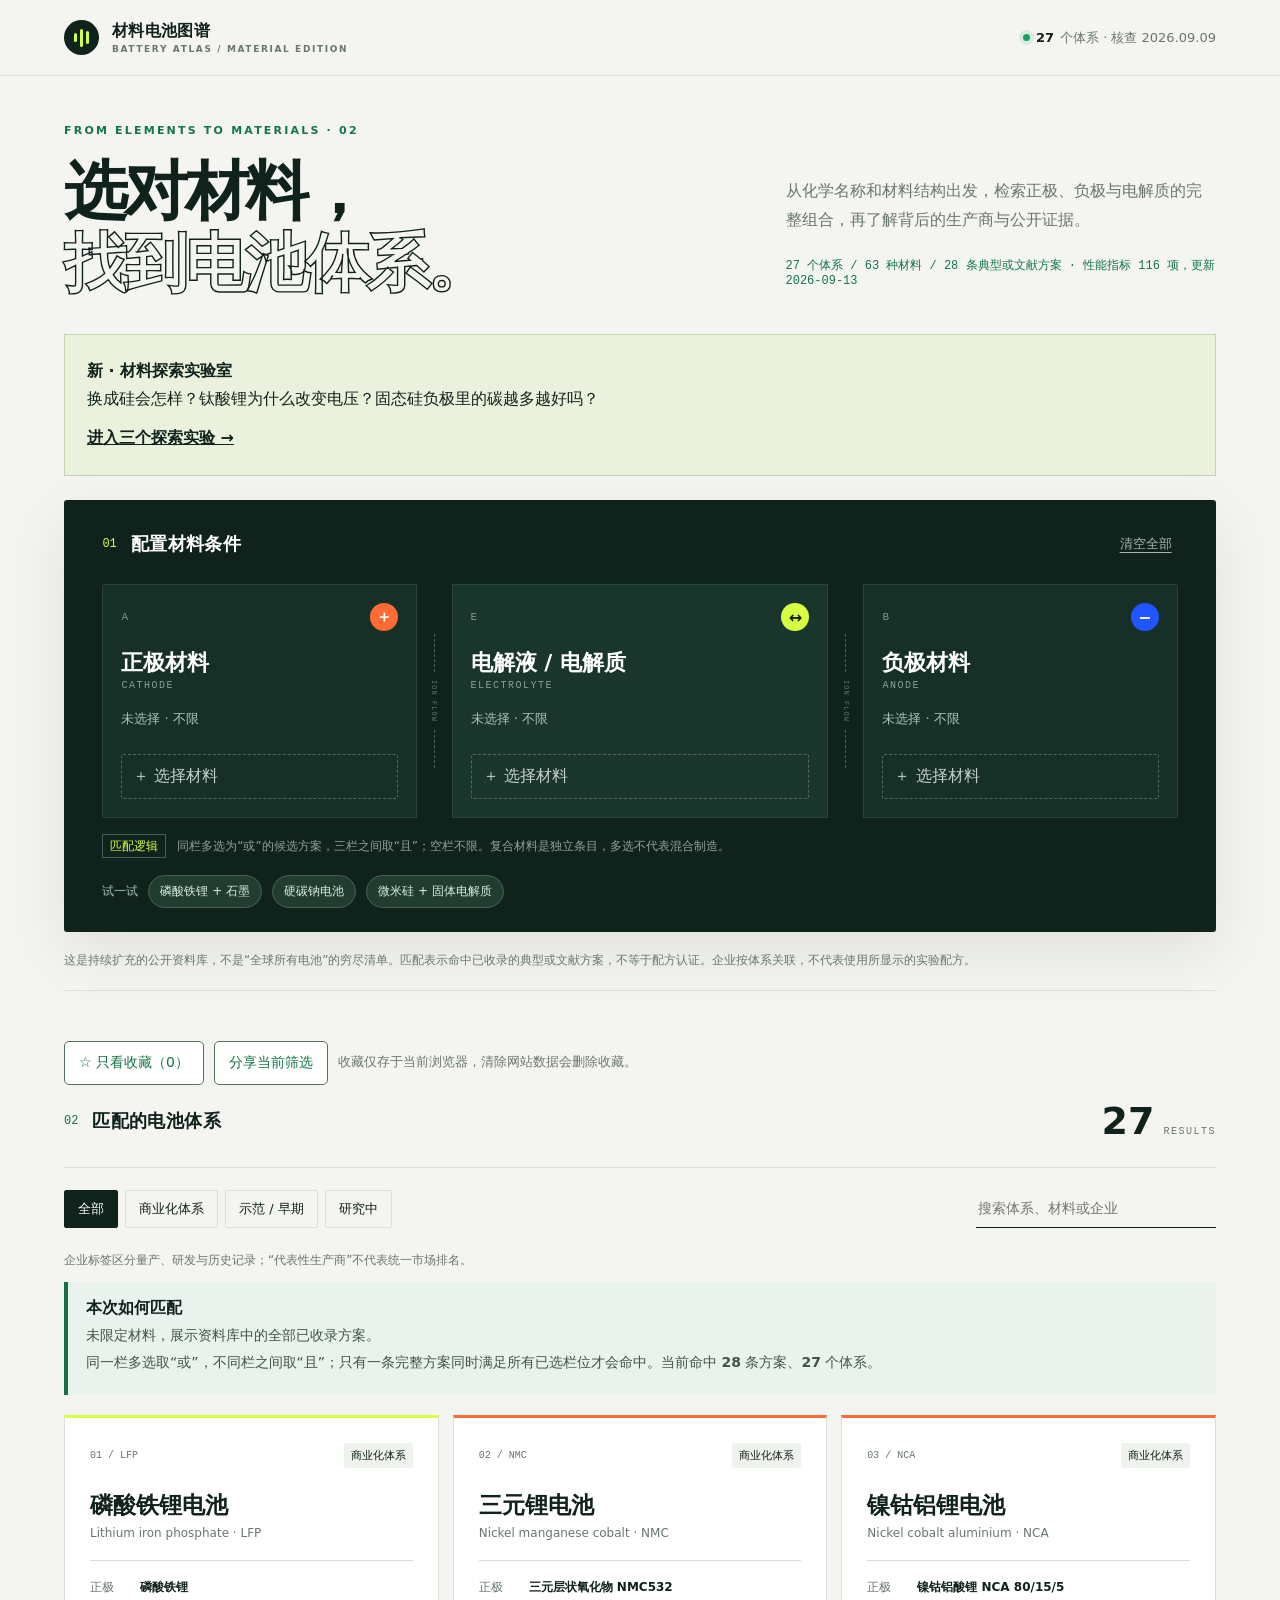
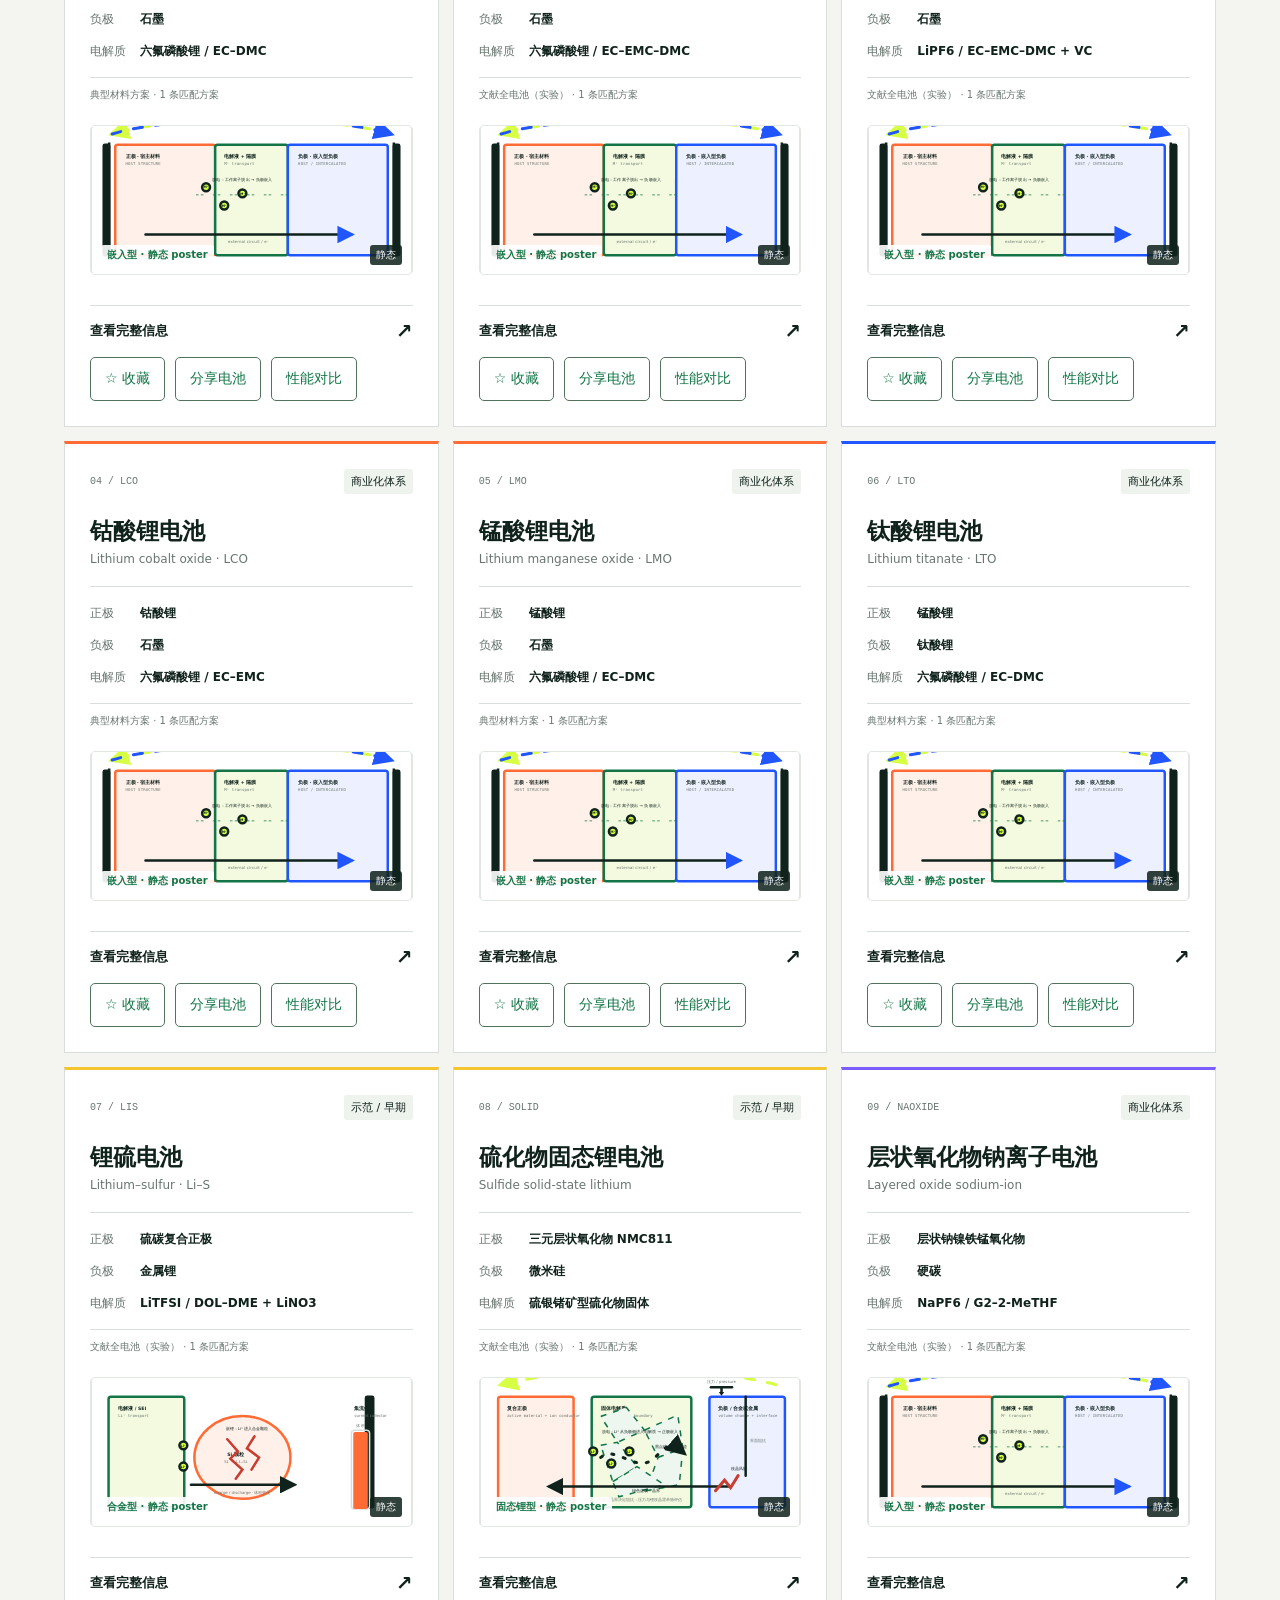
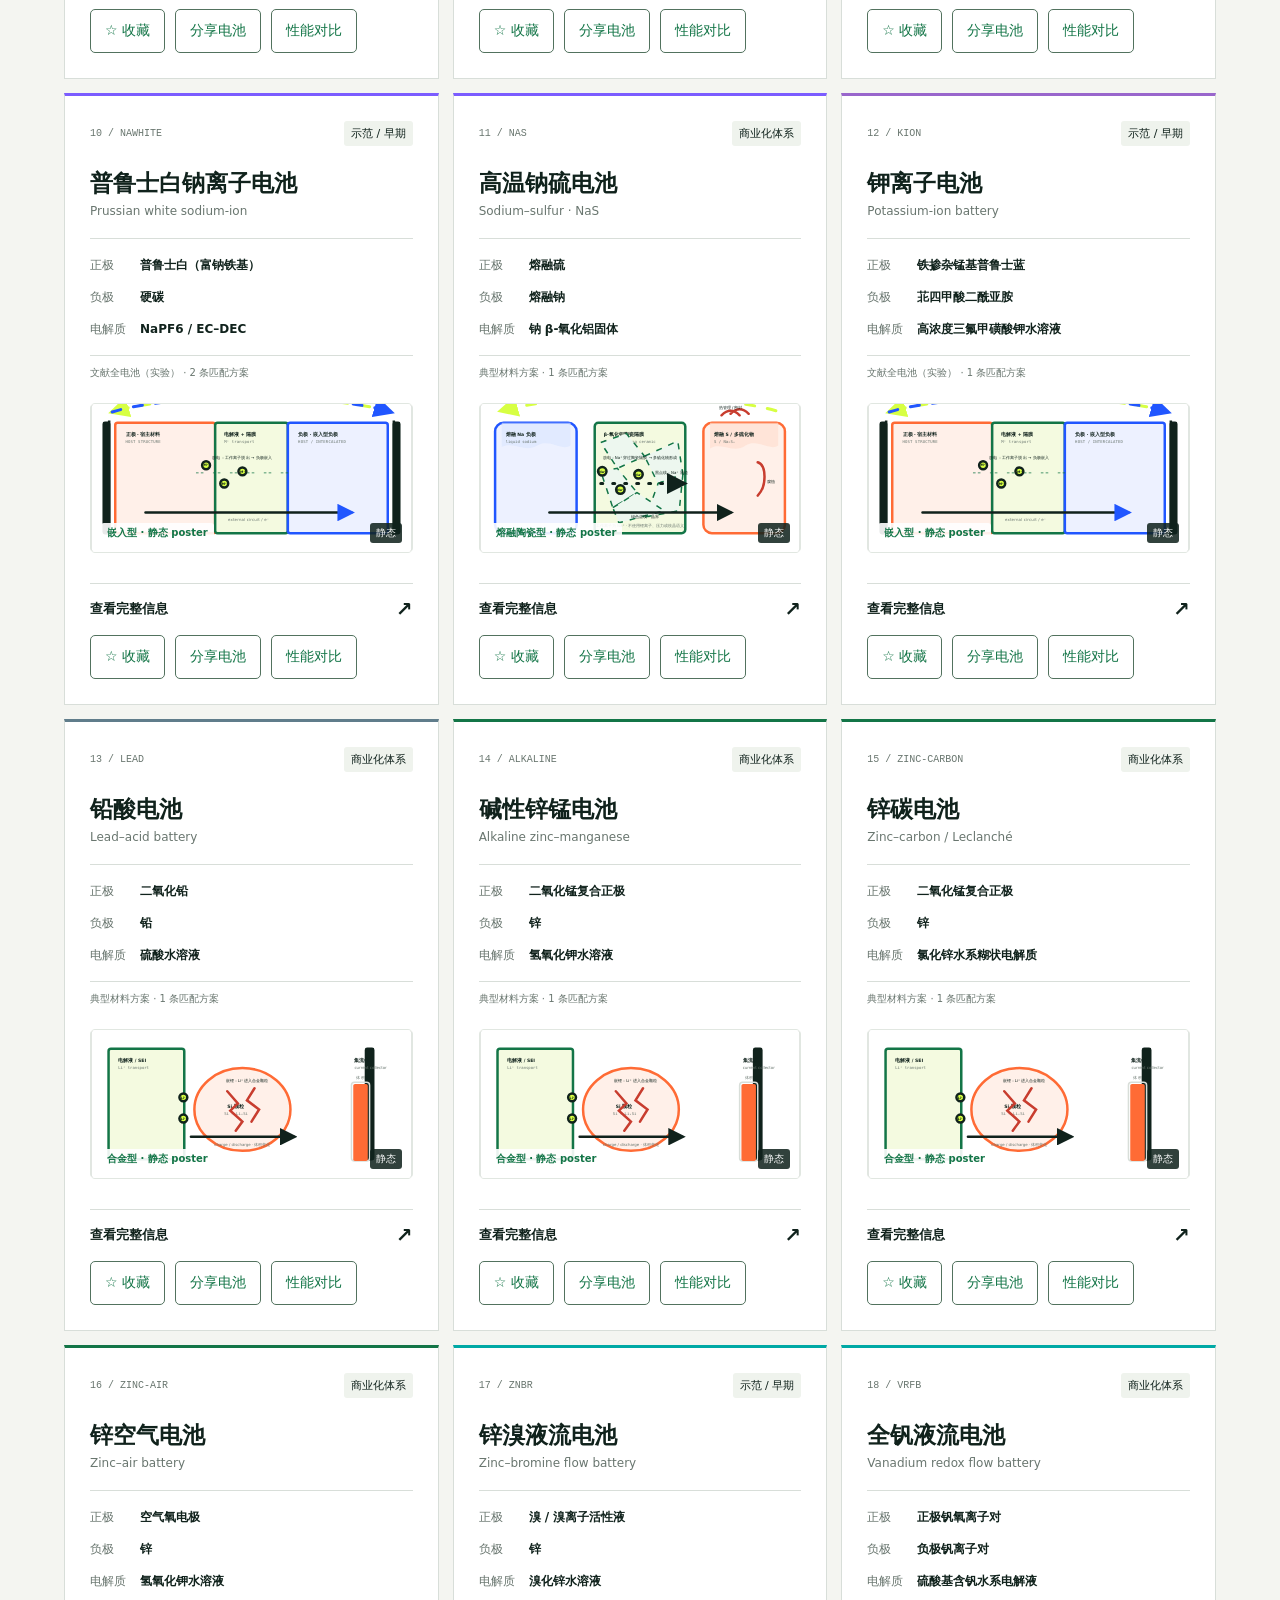
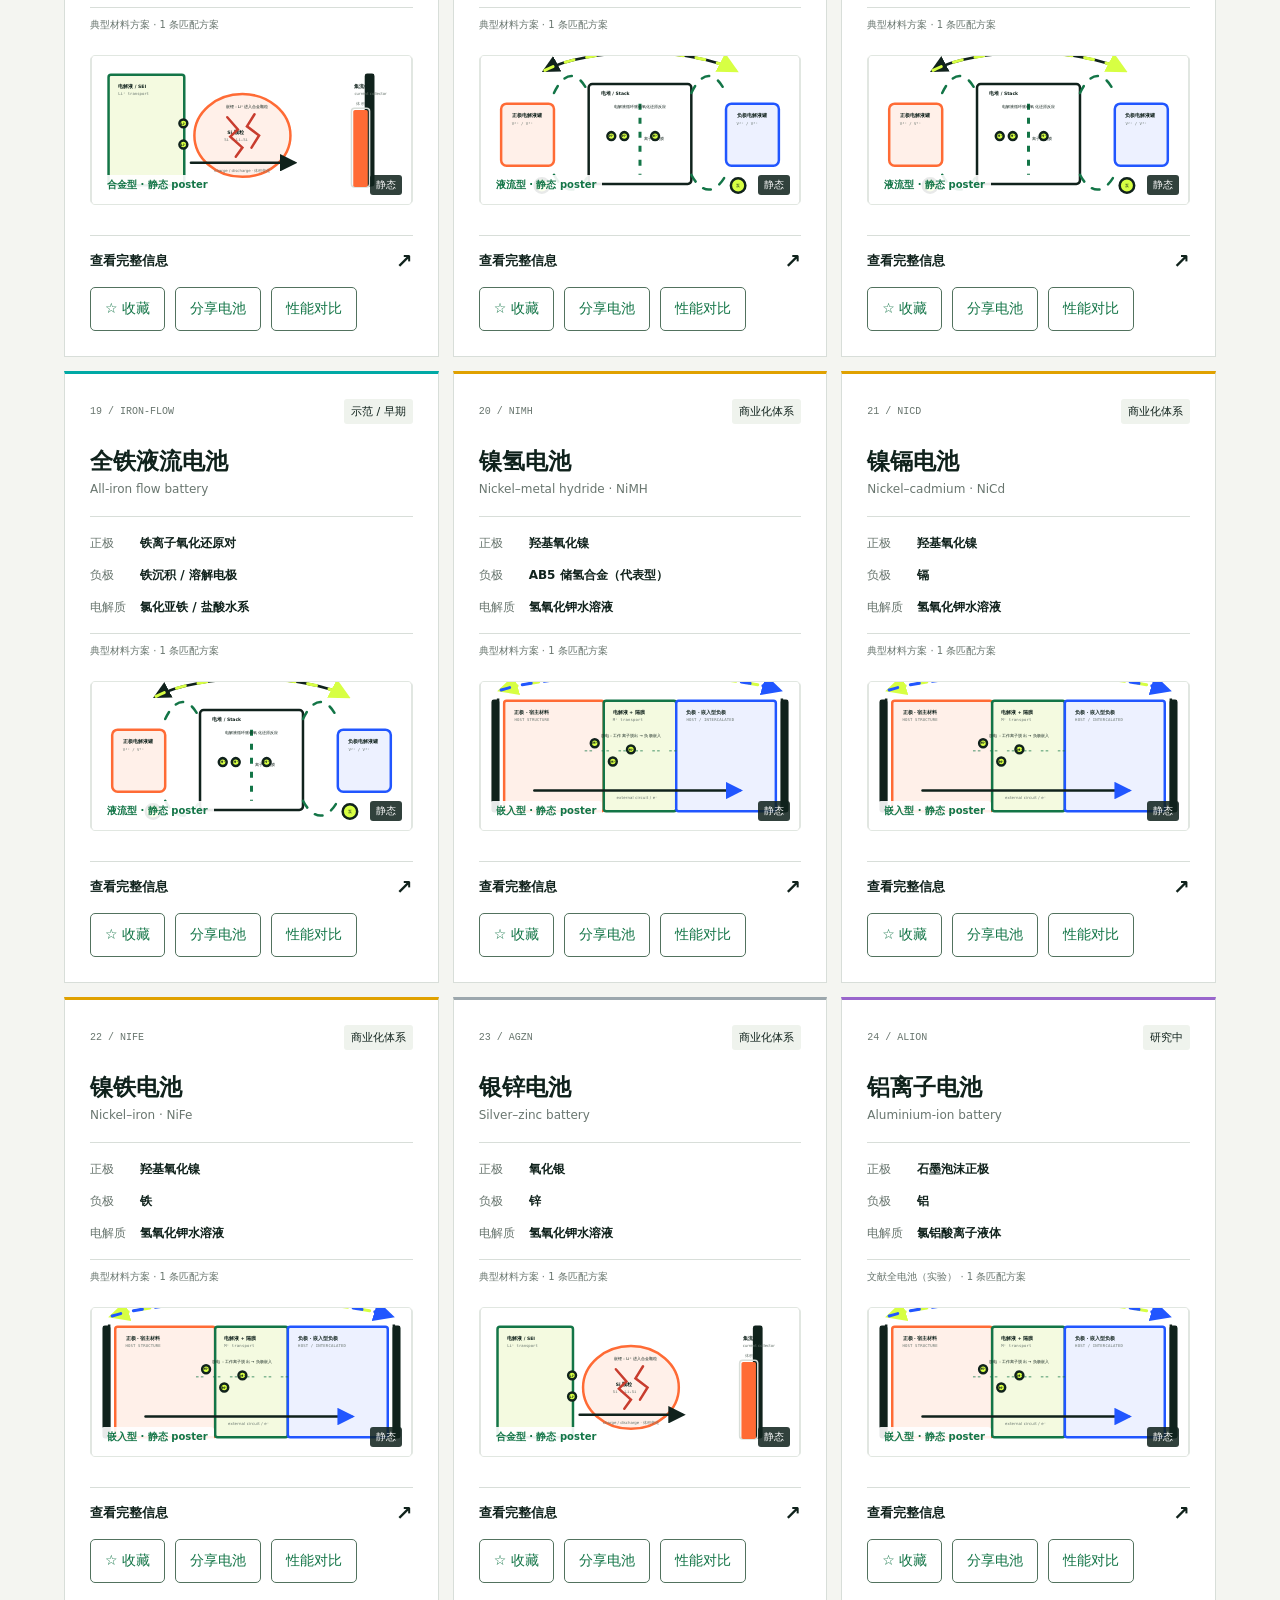
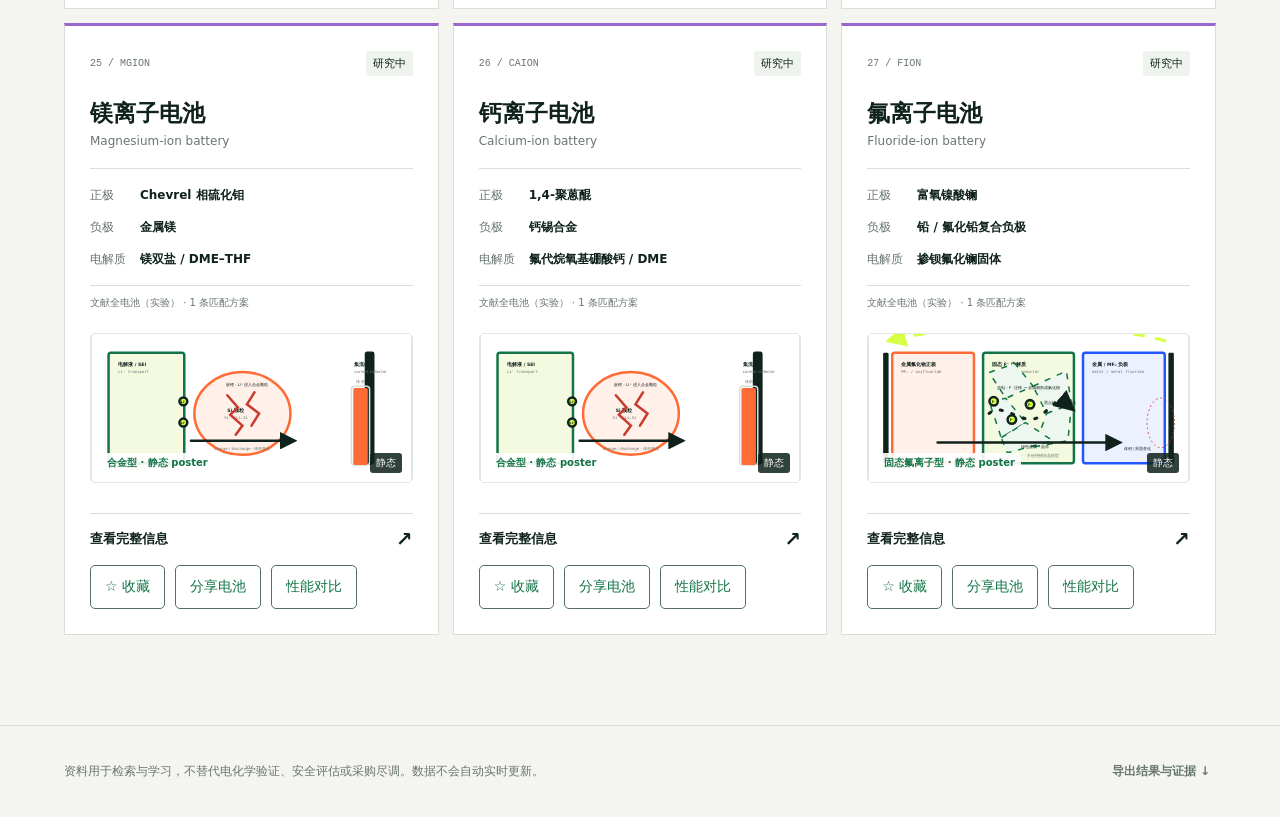
<file: index.html>
<!doctype html>
<html lang="zh-CN">
<head><meta charset="utf-8"><meta name="viewport" content="width=device-width,initial-scale=1"><meta name="description" content="按具体材料检索电池方案，查看生产商与公开证据。"><title>材料电池图谱 · 手机离线版</title><style>:root{--ink:#10221c;--muted:#69766f;--line:#d8ded9;--paper:#f4f5f1;--white:#fff;--acid:#d7ff43;--acid-dark:#bbeb18;--orange:#ff6b35;--blue:#2156ff;--green:#137547;--shadow:0 20px 60px rgba(20,38,31,.09)}
*{box-sizing:border-box}html{scroll-behavior:smooth}body{margin:0;background:var(--paper);color:var(--ink);font-family:"Segoe UI","Microsoft YaHei",system-ui,sans-serif;min-width:320px}button,input{font:inherit}button{color:inherit}.topbar{height:76px;padding:0 clamp(20px,5vw,76px);display:flex;align-items:center;justify-content:space-between;border-bottom:1px solid var(--line);background:rgba(244,245,241,.92);position:sticky;top:0;z-index:20;backdrop-filter:blur(14px)}.brand{display:flex;align-items:center;gap:13px;color:inherit;text-decoration:none;font-weight:800;letter-spacing:.02em}.brand small{display:block;font-size:9px;letter-spacing:.18em;color:var(--muted);margin-top:2px}.brand-mark{width:35px;height:35px;background:var(--ink);border-radius:50%;display:flex;align-items:center;justify-content:center;gap:3px}.brand-mark i{width:3px;background:var(--acid);border-radius:4px}.brand-mark i:nth-child(1){height:9px}.brand-mark i:nth-child(2){height:18px}.brand-mark i:nth-child(3){height:13px}.database-stat{font-size:13px;color:var(--muted);display:flex;align-items:center;gap:6px}.database-stat span{width:7px;height:7px;border-radius:50%;background:#16a463;box-shadow:0 0 0 4px rgba(22,164,99,.12)}.database-stat b{color:var(--ink)}main{max-width:1420px;margin:0 auto;padding:0 clamp(20px,5vw,76px)}.intro{padding:74px 0 48px;display:grid;grid-template-columns:1.1fr .7fr;gap:60px;align-items:end}.eyebrow,.panel-head p{font-size:11px;font-weight:800;letter-spacing:.2em;color:var(--green);margin:0 0 18px}.intro h1{font-size:clamp(42px,6vw,82px);line-height:.98;letter-spacing:-.055em;margin:0;font-weight:770}.intro h1 em{font-style:normal;color:transparent;-webkit-text-stroke:1.4px var(--ink)}.lede{font-size:16px;line-height:1.8;color:var(--muted);max-width:520px;margin:0 0 4px}.workbench{background:var(--ink);color:white;border-radius:3px;padding:32px clamp(20px,3vw,44px) 24px;box-shadow:var(--shadow)}.workbench-head,.results-head{display:flex;justify-content:space-between;align-items:center}.workbench-head>div,.results-head>div:first-child{display:flex;align-items:center;gap:14px}.section-index{font-family:ui-monospace,monospace;color:var(--acid);font-size:12px}.workbench h2,.results-section h2{font-size:18px;margin:0;letter-spacing:.02em}.text-button{border:0;background:none;color:#a9b4ae;text-decoration:underline;text-underline-offset:4px;cursor:pointer;font-size:13px}.slots{display:grid;grid-template-columns:1fr 70px 1fr 70px 1fr;align-items:stretch;margin-top:28px}.slot{background:#173027;border:1px solid #29453a;padding:22px;min-height:234px;display:flex;flex-direction:column;transition:border-color .2s,transform .2s}.slot:hover{border-color:#557266;transform:translateY(-2px)}.slot:first-child{border-radius:3px 0 0 3px}.slot:last-child{border-radius:0 3px 3px 0}.slot.electrolyte{background:#1a362c}.slot-top{display:flex;justify-content:space-between;align-items:center}.slot-number{font:11px ui-monospace,monospace;color:#82958d}.polarity{width:28px;height:28px;border-radius:50%;display:grid;place-items:center;font-weight:800}.polarity.positive{background:var(--orange)}.polarity.negative{background:var(--blue)}.polarity.neutral{background:var(--acid);color:var(--ink)}.slot-copy{margin:17px 0 13px}.slot h3{font-size:24px;margin:0 0 2px}.slot-copy p{font:10px ui-monospace,monospace;letter-spacing:.15em;color:#8ba096;margin:0}.chips{display:flex;flex-wrap:wrap;gap:7px;min-height:37px}.chip{border:1px solid #5a7268;background:#243f35;color:white;border-radius:2px;padding:7px 8px 7px 10px;display:inline-flex;align-items:center;gap:8px;font-size:13px}.chip b{font-size:15px}.chip button{border:0;background:none;color:#9eb0a8;padding:0;cursor:pointer;font-size:16px;line-height:1}.add-element{margin-top:auto;border:1px dashed #52675e;background:transparent;color:#c5d0cb;border-radius:2px;padding:11px;cursor:pointer;text-align:left;transition:.2s}.add-element:hover{border-color:var(--acid);color:var(--acid)}.add-element span{margin-right:7px}.connector{display:flex;flex-direction:column;align-items:center;justify-content:center;gap:8px;color:#60766c}.connector span{height:38px;border-left:1px dashed #496158}.connector b{writing-mode:vertical-rl;font:8px ui-monospace,monospace;letter-spacing:.15em}.logic-note{margin:20px 0 0;color:#91a29b;font-size:12px}.logic-note span{color:var(--acid);border:1px solid #466057;padding:4px 7px;margin-right:7px}.results-section{padding:74px 0 90px}.results-head{padding-bottom:24px;border-bottom:1px solid var(--line)}.results-head .section-index{color:var(--green)}.results-meta{display:flex;align-items:baseline;gap:9px}.results-meta strong{font-size:38px}.results-meta span{font:10px ui-monospace,monospace;letter-spacing:.15em;color:var(--muted)}.filter-row{display:flex;justify-content:space-between;gap:20px;margin:22px 0}.tabs{display:flex;gap:7px;flex-wrap:wrap}.tab{border:1px solid var(--line);background:transparent;padding:8px 13px;border-radius:2px;font-size:13px;cursor:pointer}.tab.active{background:var(--ink);color:white;border-color:var(--ink)}.search-results{height:38px;border-bottom:1px solid var(--ink);display:flex;align-items:center;gap:7px;min-width:240px}.search-results input,.element-search input{border:0;background:transparent;outline:0;width:100%;font-size:14px}.result-grid{display:grid;grid-template-columns:repeat(3,1fr);gap:14px}.card{background:var(--white);border:1px solid var(--line);padding:24px;min-height:310px;display:flex;flex-direction:column;position:relative;overflow:hidden;transition:.2s}.card:hover{transform:translateY(-3px);box-shadow:var(--shadow);border-color:#b6c2bb}.card:before{content:"";position:absolute;left:0;top:0;width:4px;height:100%;background:var(--accent,var(--acid))}.card-head{display:flex;justify-content:space-between;gap:12px}.status{font-size:11px;padding:5px 7px;border-radius:2px;background:#eaf5ed;color:#177146;height:max-content;white-space:nowrap}.status.pilot{background:#fff3dc;color:#9b5f00}.status.research{background:#eceeff;color:#424fa1}.card h3{font-size:21px;line-height:1.25;margin:0}.card .english{font:10px ui-monospace,monospace;color:var(--muted);letter-spacing:.1em;margin:5px 0 23px}.chemistry{display:grid;grid-template-columns:1fr auto 1fr;gap:9px;align-items:center;background:#f5f7f4;padding:13px;margin-bottom:18px}.chem-side span{display:block;font-size:9px;color:var(--muted);margin-bottom:4px}.chem-side b{font-size:13px}.chem-arrow{font-size:17px;color:var(--green)}.metrics{display:grid;grid-template-columns:1fr 1fr;gap:8px;margin-top:auto}.metric{border-top:1px solid var(--line);padding-top:10px}.metric span{display:block;font-size:10px;color:var(--muted);margin-bottom:3px}.metric b{font-size:13px}.element-tags{display:flex;gap:5px;flex-wrap:wrap;margin:0 0 14px}.element-tag{font:11px ui-monospace,monospace;border:1px solid var(--line);padding:3px 6px;color:#53645b}.empty-state{text-align:center;background:white;border:1px solid var(--line);padding:60px 20px}.empty-state>span{display:block;font-size:40px;color:#9da9a3}.empty-state h3{font-size:22px;margin:12px 0 6px}.empty-state p{color:var(--muted);max-width:520px;margin:0 auto 20px}.empty-state button,.panel-foot button{border:0;background:var(--ink);color:white;padding:11px 18px;cursor:pointer}footer{padding:25px clamp(20px,5vw,76px);border-top:1px solid var(--line);display:flex;justify-content:space-between;align-items:center;gap:20px;color:var(--muted);font-size:12px}footer button{border:0;background:none;font-weight:700;cursor:pointer}footer button span{font-size:17px;margin-left:6px}.modal{position:fixed;inset:0;z-index:50;display:none}.modal.open{display:block}.modal-backdrop{position:absolute;inset:0;background:rgba(7,17,13,.6);backdrop-filter:blur(4px)}.element-panel{position:absolute;right:0;top:0;bottom:0;width:min(620px,94vw);background:var(--paper);padding:34px;display:flex;flex-direction:column;box-shadow:-20px 0 70px rgba(0,0,0,.2);animation:slide .25s ease-out}@keyframes slide{from{transform:translateX(35px);opacity:.4}}.panel-head{display:flex;justify-content:space-between;align-items:start}.panel-head p{margin-bottom:8px}.panel-head h2{font-size:28px;margin:0}.close-button{border:1px solid var(--line);background:white;width:40px;height:40px;font-size:24px;cursor:pointer}.element-search{display:flex;align-items:center;gap:9px;background:white;border:1px solid var(--line);padding:12px 14px;margin:24px 0 14px}.quick-elements{display:flex;gap:7px;overflow:auto;padding-bottom:12px}.quick-pill{border:1px solid var(--line);background:transparent;padding:7px 10px;cursor:pointer;white-space:nowrap;font-size:12px}.periodic-list{overflow:auto;display:grid;grid-template-columns:repeat(6,1fr);gap:7px;padding:5px 3px 30px}.element{border:1px solid var(--line);background:white;min-height:68px;padding:8px;text-align:left;cursor:pointer;position:relative}.element:hover,.element.selected{background:var(--acid);border-color:var(--acid-dark)}.element .z{font:9px ui-monospace,monospace;color:var(--muted);position:absolute;right:6px;top:6px}.element b{display:block;font-size:19px}.element small{font-size:10px;color:var(--muted)}.panel-foot{margin-top:auto;border-top:1px solid var(--line);padding-top:18px;display:flex;align-items:center;justify-content:space-between;font-size:12px;color:var(--muted)}
@media(max-width:900px){.intro{grid-template-columns:1fr;padding-top:48px;gap:24px}.slots{grid-template-columns:1fr;gap:10px}.connector{display:none}.slot,.slot:first-child,.slot:last-child{border-radius:3px;min-height:205px}.result-grid{grid-template-columns:repeat(2,1fr)}}
@media(max-width:620px){.topbar{height:66px}.database-stat{display:none}.intro h1{font-size:43px}.lede{font-size:15px}.workbench{margin-left:-8px;margin-right:-8px}.result-grid{grid-template-columns:1fr}.filter-row{flex-direction:column}.search-results{width:100%}.element-panel{padding:24px 18px}.periodic-list{grid-template-columns:repeat(4,1fr)}footer{align-items:flex-start;flex-direction:column}.results-section{padding-bottom:60px}}
@media(prefers-reduced-motion:reduce){*{scroll-behavior:auto!important;animation:none!important;transition:none!important}}
.match-explanation{margin:0 0 20px;padding:16px 18px;border-left:4px solid var(--green);background:#eaf2ed;color:#40544a}.match-explanation strong{color:var(--ink)}.match-explanation p{margin:5px 0;line-height:1.6;font-size:14px}.card-reason{margin:10px 0 14px;border:1px solid var(--line);background:#f7f8f5;padding:10px 12px}.card-reason summary{cursor:pointer;font-weight:750;font-size:13px;color:var(--green)}.card-reason p{font-size:12px;line-height:1.65;color:#53645b;margin:9px 0 3px}.card-reason small{display:block;color:var(--muted);line-height:1.5}.empty-state #emptyDiagnosis{max-width:720px;margin:0 auto 20px}.empty-caution{font-size:13px}.relax-actions{display:flex;justify-content:center;gap:8px;flex-wrap:wrap}.empty-state .relax-actions button{background:white;color:var(--ink);border:1px solid var(--ink)}
.card-action{margin-top:18px;border:0;border-top:1px solid var(--line);background:transparent;padding:13px 0 0;display:flex;justify-content:space-between;align-items:center;font-weight:750;cursor:pointer;text-align:left}.card-action span{font-size:20px;transition:transform .2s}.card-action:hover span{transform:translateX(4px)}.detail-modal{z-index:60}.detail-panel{position:absolute;right:0;top:0;bottom:0;width:min(720px,96vw);overflow-y:auto;background:var(--white);padding:clamp(30px,5vw,64px);box-shadow:-20px 0 70px rgba(0,0,0,.24);animation:slide .25s ease-out}.detail-close{position:sticky;float:right;top:0;z-index:2}.detail-kicker{font:11px ui-monospace,monospace;letter-spacing:.16em;color:var(--green);margin:0 0 16px}.detail-title{font-size:clamp(34px,5vw,58px);line-height:1.02;letter-spacing:-.045em;margin:0 60px 8px 0}.detail-en{color:var(--muted);margin:0 0 28px}.detail-summary{font-size:17px;line-height:1.75;margin:0 0 30px;padding-left:18px;border-left:4px solid var(--detail-accent,var(--acid))}.detail-badges{display:flex;flex-wrap:wrap;gap:8px;margin-bottom:36px}.detail-badges span{border:1px solid var(--line);padding:7px 10px;font-size:12px}.detail-section{border-top:1px solid var(--line);padding:24px 0}.detail-section h3{font-size:13px;letter-spacing:.08em;margin:0 0 15px}.detail-flow{display:grid;grid-template-columns:1fr 1fr 1fr;gap:10px}.detail-material{background:var(--paper);padding:15px}.detail-material span{display:block;color:var(--muted);font-size:11px;margin-bottom:7px}.detail-material b{font-size:15px}.detail-copy-grid{display:grid;grid-template-columns:1fr 1fr;gap:22px}.detail-copy-grid div{background:var(--paper);padding:18px}.detail-copy-grid span{display:block;font-size:11px;font-weight:800;letter-spacing:.08em;color:var(--green);margin-bottom:8px}.detail-copy-grid p{line-height:1.7;margin:0;font-size:14px}.detail-warning{font-size:12px;color:var(--muted);line-height:1.6;margin:24px 0 0}@media(max-width:620px){.detail-panel{padding:28px 20px}.detail-flow,.detail-copy-grid{grid-template-columns:1fr}.detail-title{font-size:36px}}
</style><style>.intro{padding:48px 0 34px;gap:45px}.intro h1{font-size:clamp(38px,5vw,66px);line-height:1.13}.coverage{font:12px ui-monospace,monospace;color:var(--green);margin-top:22px}.slot{min-width:0;padding:18px}.slot h3{font-size:22px}.slots{grid-template-columns:1fr 35px 1.2fr 35px 1fr}.connector b{font-size:7px}.unrestricted{font-size:13px;color:#aec2b7;padding:6px 0}.examples{display:flex;align-items:center;flex-wrap:wrap;gap:10px;font-size:12px;margin-top:20px}.examples>span{color:#adc3b6}.examples button{border:1px solid #476255;background:#203d30;color:#dbeddf;padding:7px 11px;cursor:pointer;border-radius:20px}.examples button:hover{color:var(--ink);background:var(--acid)}.scope-note{font-size:12px;line-height:1.8;color:var(--muted);padding:18px 0;border-bottom:1px solid var(--line)}.results-section{padding-top:36px}.result-notice{font-size:12px;line-height:1.7;color:var(--muted)}.battery-result{display:flex;flex-direction:column;background:white;border:1px solid var(--line);border-top:3px solid var(--card-accent);padding:25px;min-width:0}.result-top{display:flex;align-items:center;justify-content:space-between;gap:6px}.catalog-id{font:10px ui-monospace,monospace;color:var(--muted)}.stage-tag{display:inline-block;background:#eff3ed;font-size:11px;padding:5px 7px;border-radius:3px}.battery-result h3{font-size:23px;margin:22px 0 5px}.english-name{color:var(--muted);font-size:12px;margin:0 0 20px}.combination{border-block:1px solid var(--line);padding:10px 0}.combination-row{display:grid;grid-template-columns:42px 1fr;gap:8px;padding:7px 0;font-size:12px;line-height:1.5}.combination-row>span{color:var(--muted)}.combination-row b{font-weight:600;overflow-wrap:anywhere}.profile-count{font-size:10px;color:var(--muted)}.maker-preview{margin-top:auto;padding-top:13px;display:grid;gap:7px}.maker-preview small{font-size:10px;color:var(--muted)}.maker-preview strong{font-size:16px}.maker-preview>span{font-size:11px;color:var(--green)}.battery-result .card-action{font-size:13px}.atlas-dialog{border:0;padding:28px;width:min(760px,94vw);max-height:90dvh;color:var(--ink);background:var(--paper);box-shadow:var(--shadow);border-radius:8px;overflow:auto}.atlas-dialog::backdrop{background:rgba(7,25,16,.62);backdrop-filter:blur(3px)}.dialog-heading{display:flex;align-items:center;justify-content:space-between;gap:15px}.dialog-heading h2{margin:0;font-size:24px}.dialog-heading .eyebrow{margin:0 0 8px}.picker-controls{display:grid;grid-template-columns:1fr 160px;gap:12px;margin:20px 0}.picker-controls input,.picker-controls select{min-width:0;border:1px solid var(--line);border-radius:3px;padding:12px;background:white;font:inherit;font-size:13px}.material-list{display:grid;grid-template-columns:1fr 1fr;gap:10px;max-height:48dvh;overflow:auto;padding:2px}.material-option{position:relative;text-align:left;border:1px solid var(--line);background:white;padding:16px 32px 16px 15px;display:flex;flex-direction:column;gap:7px;cursor:pointer;min-width:0;overflow-wrap:anywhere}.material-option.selected{background:#e9f8c1;border-color:#73a927}.material-title{font-size:14px;font-weight:700}.material-option code{font-size:11px;color:var(--green);white-space:normal}.material-option small{font-size:10px;line-height:1.6;color:var(--muted)}.select-indicator{position:absolute;right:10px;top:12px}.dialog-foot{display:flex;justify-content:space-between;align-items:center;padding-top:20px;font-size:12px;color:var(--muted)}.primary{background:var(--ink);color:white;border:0;padding:11px 18px;border-radius:3px;cursor:pointer}.detail-dialog{background:white}.detail-dialog h2{font-size:34px;margin:20px 0 10px}.detail-dialog .detail-summary{font-size:15px}.detail-copy-grid{grid-template-columns:1fr}.profile-detail{border:1px solid var(--line);padding:18px;margin:18px 0}.profile-kind{font-size:11px;font-weight:700;color:var(--green);margin-bottom:15px}.material-detail{padding:12px;background:var(--paper);margin:8px 0;overflow-wrap:anywhere}.material-detail>span{font-size:11px;color:var(--muted)}.material-detail h4{margin:4px 0;font-size:15px}.material-detail code{font-size:12px}.material-detail p{font-size:12px;line-height:1.6;margin:5px 0}.sources{padding-left:20px;font-size:12px;line-height:1.7}.sources li{margin:9px 0}.sources a{color:var(--green);text-underline-offset:3px;overflow-wrap:anywhere}.sources small{display:block;font-size:10px;color:var(--muted)}.company-detail{background:var(--paper);padding:20px}.company-detail h4{font-size:23px;margin:0 0 12px}.company-detail p{font-size:14px;line-height:1.8}.company-detail>small{font-size:11px;color:var(--muted)}.sr-only{position:absolute;width:1px;height:1px;padding:0;margin:-1px;overflow:hidden;clip:rect(0,0,0,0);white-space:nowrap;border:0}button:focus-visible,input:focus-visible,select:focus-visible,a:focus-visible{outline:3px solid #34875e;outline-offset:3px}.chip{max-width:100%;font-size:11px;overflow-wrap:anywhere}.chip button{flex-shrink:0}.no-materials{grid-column:1/-1;font-size:13px;line-height:1.8}
@media(max-width:900px){.slots{grid-template-columns:1fr}.slot{min-height:180px}.intro{gap:24px}.connector{display:none}}
@media(max-width:620px){.material-list{grid-template-columns:1fr}.picker-controls{grid-template-columns:1fr}.atlas-dialog{padding:20px}.result-top{flex-wrap:wrap}.detail-dialog h2{font-size:28px}.battery-result{padding:22px}.tabs{flex-wrap:wrap}.dialog-foot{gap:10px}.brand small{font-size:8px}.intro h1{font-size:40px}}
.performance-section{margin-top:10px}.performance-heading{display:flex;align-items:baseline;justify-content:space-between;gap:12px;flex-wrap:wrap}.performance-heading h3{font-size:1.125rem}.performance-heading>span{font-size:.75rem;color:var(--muted)}.metric-context{padding:18px;border-left:4px solid var(--green);background:var(--paper)}.metric-context strong{display:block;font-size:1rem;line-height:1.5}.metric-context>span{display:inline-block;margin-top:8px;color:var(--green);font-size:.875rem}.metric-context p,.metric-caution{font-size:.875rem;line-height:1.75;margin:10px 0}.metric-caution{color:var(--muted)}.metric-grid{display:grid;grid-template-columns:repeat(2,minmax(0,1fr));gap:12px;margin:20px 0}.metric-card{border:1px solid var(--line);padding:18px;min-width:0;background:white}.metric-card dt{font-size:.875rem;font-weight:650;line-height:1.5}.metric-card dd{margin:12px 0;overflow-wrap:anywhere;line-height:1.4}.metric-card dd strong{font-size:clamp(1.4rem,4vw,2rem);font-weight:750;color:var(--green)}.metric-unit{font-size:1rem}.metric-basis{font-size:.75rem;color:var(--green);line-height:1.6}.metric-conditions{font-size:.875rem;line-height:1.7;overflow-wrap:anywhere}.metric-source{font-size:.875rem;color:var(--green);text-underline-offset:3px}.performance-section details{border-block-start:1px solid var(--line);padding:15px 0}.performance-section summary{font-size:.875rem;cursor:pointer;font-weight:650;line-height:1.6}.performance-section details dl{margin:15px 0}.performance-section details dl>div{margin:14px 0}.performance-section details dt{font-size:.875rem;font-weight:650}.performance-section details dd{margin:5px 0 0;font-size:.875rem;line-height:1.7;color:var(--muted)}.metric-cost{background:var(--paper);padding:16px;margin:10px 0;font-size:.875rem;line-height:1.7}.metric-cost p{margin:6px 0}.metric-evidence .sources{font-size:.875rem}.metric-evidence .sources small{font-size:.75rem}.performance-section summary:focus-visible{outline:3px solid var(--green);outline-offset:3px}@media(max-width:560px){.metric-grid{grid-template-columns:1fr}}
</style><style>#materialDialog{width:min(1120px,96vw)}
#materialDialog .picker-controls{grid-template-columns:1fr;margin-bottom:14px}
.periodic-panel{border:1px solid var(--line);border-radius:6px;padding:14px;margin-bottom:18px;background:#f7f9f3}
.periodic-panel summary{font-size:14px;font-weight:700;cursor:pointer}
.periodic-toolbar{display:flex;align-items:center;justify-content:space-between;gap:12px;font-size:13px;margin:12px 0}
.periodic-toolbar button{min-height:44px;background:white;border:1px solid var(--line);border-radius:4px;padding:8px 12px;cursor:pointer;flex-shrink:0}
.periodic-scroll{overflow-x:auto;padding:5px 4px 12px;overscroll-behavior-x:contain}
.periodic-table{display:grid;grid-template-columns:20px repeat(18,minmax(46px,1fr));grid-template-rows:20px repeat(7,66px) 66px 66px;gap:4px;min-width:920px}
.periodic-axis{display:grid;place-items:center;color:var(--muted);font:10px ui-monospace,monospace}
.periodic-cell{position:relative;display:flex;flex-direction:column;align-items:center;justify-content:center;gap:1px;min-width:44px;padding:3px 1px;border:1px solid #9bb6a4;background:#e1efdf;border-radius:4px;color:#183d2c;cursor:pointer}
.periodic-cell small{font:9px ui-monospace,monospace;align-self:flex-start;margin-left:4px}
.periodic-cell strong{font:700 19px ui-monospace,monospace}
.periodic-cell span{font-size:11px}
.periodic-cell i{position:absolute;right:3px;top:2px;font-size:12px;font-style:normal}
.periodic-cell.lanthanide{background:#e2edf5;border-color:#a8becf;color:#23465e}
.periodic-cell.actinide{background:#ece5f5;border-color:#bdacd0;color:#513963}
.periodic-cell.unrecorded{background:#f5f5f1;border-color:#dcdfd6;color:#69736d}
.periodic-cell:hover{border-color:#204e34;box-shadow:inset 0 0 0 1px #204e34}
.periodic-cell[aria-pressed="true"]{background:#d5f18c;color:#153824;border:2px solid #295b36}
.periodic-range{display:grid;place-content:center;text-align:center;font-size:10px;line-height:1.6;color:var(--muted);border:1px dashed #bac5b8;border-radius:4px}
.periodic-legend{display:flex;flex-wrap:wrap;gap:12px;font-size:11px;color:var(--muted);margin:12px 0 0}
.periodic-legend span:nth-child(2){color:#23465e}.periodic-legend span:nth-child(3){color:#513963}
.periodic-panel summary:focus-visible,.periodic-scroll:focus-visible{outline:3px solid #34875e;outline-offset:3px}
#materialDialog .material-list{max-height:36dvh}
@media(max-width:620px){#materialDialog{padding:16px}.periodic-panel{padding:10px}.periodic-toolbar{align-items:flex-start;flex-direction:column}.periodic-toolbar button{width:100%}}
</style><style>.saved-toolbar,.saved-actions{display:flex;flex-wrap:wrap;gap:10px;align-items:center;margin:14px 0}
.saved-toolbar button,.saved-actions button{border:1px solid #52725e;background:white;color:var(--green);border-radius:5px;padding:10px 14px;min-height:44px;cursor:pointer;font-size:14px}
.saved-toolbar button[aria-pressed="true"],.saved-actions button[aria-pressed="true"]{background:#def3b4;color:#193e29}
.saved-toolbar>span{font-size:13px;color:var(--muted);line-height:1.6}
#saveStatus,#shareStatus{font-size:14px;line-height:1.6;color:var(--green)}
#shareDialog p{font-size:16px;line-height:1.7}
#shareUrl{display:block;width:100%;box-sizing:border-box;resize:vertical;margin-top:10px;padding:12px;font-size:14px;line-height:1.6;border:1px solid var(--line)}
#shareDialog label{font-size:14px}
.saved-actions{margin-bottom:0}
</style><style>.compare-dialog{width:min(1080px,96vw)}
.metric-provenance{font-size:13px;line-height:1.7;color:var(--green);overflow-wrap:anywhere}
.compare-selectors,.compare-context,.compare-pair{display:grid;grid-template-columns:repeat(2,minmax(0,1fr));gap:16px}
.compare-selectors{margin:22px 0}
.compare-selectors label{display:grid;gap:8px;font-size:14px;font-weight:650}
.compare-selectors select{width:100%;min-width:0;min-height:44px;border:1px solid var(--line);padding:10px;font:inherit;background:white;border-radius:4px}
#compareStatus{font-size:14px;line-height:1.7;color:var(--green)}
#compareSuggestions>p{font-size:14px;line-height:1.7;color:var(--muted)}
.compare-recommendations{display:grid;grid-template-columns:repeat(3,minmax(0,1fr));gap:10px}
.compare-recommendations button{display:flex;flex-direction:column;gap:10px;align-items:flex-start;text-align:left;padding:16px;min-height:44px;border:1px solid var(--line);border-radius:5px;background:white;color:var(--ink);cursor:pointer}
.compare-recommendations button[aria-pressed="true"]{background:#e6f5c9;border-color:var(--green)}
.compare-recommendations strong{font-size:16px}
.compare-recommendations span{font-size:14px;line-height:1.7}
.compare-recommendations small{font-size:12px;color:var(--muted);margin-top:auto}
.compare-placeholder,.compare-caution{background:#eaf0e4;padding:18px;font-size:16px;line-height:1.8}
.compare-context article{background:white;border:1px solid var(--line);padding:18px;min-width:0;overflow-wrap:anywhere}
.compare-context p,.compare-context summary{font-size:14px;line-height:1.7}
.compare-context article>span{font-size:13px;color:var(--green)}
.compare-context summary{cursor:pointer}
.compare-metric{margin-top:22px;border:1px solid var(--line);padding:18px;background:white}
.compare-metric h4{font-size:18px;margin:0 0 8px}
.compare-definition{font-size:14px;line-height:1.6;color:var(--muted)}
.compare-warning{font-size:14px;line-height:1.6;padding:8px 12px;background:#fff4da;color:#72500e}
.compare-value{min-width:0;overflow-wrap:anywhere;padding:12px;background:#f5f7f1}
.compare-name{display:block;font-size:14px;color:var(--green);margin-bottom:12px}
.compare-value>strong{font-size:22px;line-height:1.5}
.compare-value>strong small{font-size:14px}
.compare-value>p,.compare-value .sources{font-size:14px;line-height:1.7}
.compare-value .sources small{font-size:12px}
@media(max-width:620px){.compare-recommendations,.compare-selectors,.compare-context{grid-template-columns:1fr}.compare-pair{gap:8px}.compare-metric{padding:10px}.compare-value{padding:8px}.compare-value>strong{font-size:18px}.compare-dialog{padding:14px}}
@media(max-width:360px){.compare-pair{grid-template-columns:1fr}}
</style><meta name="theme-color" content="#10221c"><style>@media(max-width:700px){body{min-width:0}.topbar{padding-inline:16px}.intro{padding:24px 0;gap:12px}.intro h1{font-size:32px}.lede{font-size:16px}.coverage{font-size:12px}.intro .eyebrow{font-size:12px}.slot{min-height:160px}.slot h3{font-size:20px}.slot-copy{margin:8px 0}.add-element,.primary,.close-button,.tab,.examples button,.text-button,.chip button{min-height:44px}.chip button,.close-button{min-width:44px}.chip{font-size:14px}.unrestricted,.logic-note,.scope-note,.result-notice,.profile-count,.catalog-id,.stage-tag,.maker-preview small,.maker-preview>span,.english-name{font-size:13px}.combination-row,.card-action,.material-option small{font-size:14px}.material-title{font-size:16px}.material-option code{font-size:14px}.picker-controls input,.picker-controls select,.search-results input{font-size:16px}.atlas-dialog{max-height:90vh;max-height:90dvh;width:calc(100% - 20px);padding:18px}.material-list{max-height:46vh;max-height:46dvh}.dialog-heading{position:sticky;top:-18px;background:var(--paper);z-index:2;padding-block:8px}.detail-dialog .dialog-heading{background:white}.detail-copy-grid p,.material-detail p{font-size:16px}.detail-section h3,.material-detail>span,.material-detail code,.sources,.detail-warning,.company-detail>small{font-size:14px}.sources small{font-size:12px}.company-detail p{font-size:16px}.dialog-foot{font-size:14px}.battery-result .card-action{font-size:14px;min-height:48px}footer{padding:20px;font-size:14px}.material-option{min-height:72px}.detail-dialog{overflow-wrap:anywhere}}</style>
<style>
.card-mechanism{position:relative;margin:13px 0 12px;background:#eef3ed;border:1px solid #e1e7e1;border-radius:5px;overflow:hidden}
.card-mechanism img{display:block;width:100%;height:148px;object-fit:cover;object-position:center;background:var(--paper)}
.card-mechanism figcaption{position:absolute;right:10px;bottom:9px;left:10px;display:flex;align-items:center;justify-content:space-between;gap:8px;font-size:10px;color:var(--muted)}
.card-mechanism figcaption span{background:rgba(255,255,255,.9);padding:3px 6px;border-radius:3px}
.card-mechanism figcaption span:first-child{color:var(--green);font-weight:800}
.card-mechanism figcaption span:last-child{background:rgba(16,34,28,.86);color:white}
@media(max-width:620px){.card-mechanism img{height:128px}}
.data-coverage{margin:13px 0 4px}
.coverage-bar{display:flex;height:6px;border-radius:999px;background:#e5eae6;overflow:hidden}
.coverage-bar span{display:block;height:100%}
.coverage-direct{background:var(--green)}
.coverage-context{background:#e0a83e}
.data-coverage p{font-size:11px;color:var(--muted);margin:7px 0 0;line-height:1.5;overflow-wrap:anywhere}
.performance-section .data-coverage{margin:18px 0;padding:14px 16px;background:#f5f7f1;border:1px solid var(--line);border-radius:5px}
.performance-section .data-coverage p{font-size:13px}
.detail-match-section p{font-size:14px;line-height:1.75;margin:0}
.detail-match-section small{display:block;color:var(--muted);margin-top:8px;line-height:1.65}
.data-coverage strong{color:var(--ink)}
.card-metrics{display:grid;grid-template-columns:repeat(auto-fit,minmax(104px,1fr));gap:8px;margin:14px 0}
.mini-metric{background:#f6f8f4;border:1px solid #e3e8e3;border-radius:4px;padding:9px 10px;min-width:0}
.mini-metric span{display:block;font-size:10px;color:var(--muted);line-height:1.4;margin-bottom:5px}
.mini-metric strong{display:block;font-size:16px;line-height:1.2;color:var(--ink);overflow-wrap:anywhere}
.mini-metric small{font-size:10px;color:var(--muted)}
.metric-empty{font-size:11px;color:var(--muted);background:#f6f8f4;border:1px dashed var(--line);padding:10px;border-radius:4px;margin:14px 0}
.card-facts{display:grid;gap:9px;margin:2px 0 14px}@media(min-width:700px){.card-facts{grid-template-columns:1fr 1fr}}
.fact{border-left:3px solid var(--line);padding:2px 0 2px 10px}
.fact span{display:block;font-size:10px;font-weight:800;letter-spacing:.06em;color:var(--green);margin-bottom:4px}
.fact p{font-size:12px;line-height:1.65;color:#44584e;margin:0;overflow-wrap:anywhere}
@media(max-width:420px){.card-metrics{grid-template-columns:repeat(2,minmax(0,1fr))}.mini-metric{padding:8px 9px}}
.mechanism-section{margin-top:10px}
.mechanism-map-note{margin:0 0 14px;padding:12px 14px;border-left:4px solid var(--green);background:#eaf2ed;color:#40544a;font-size:13px;line-height:1.7}
.mechanism-figure{margin:0}
.mechanism-canvas-shell{position:relative;background:#eef3ed;border:1px solid var(--line);border-radius:6px;padding:14px}
.mechanism-canvas{overflow-x:auto;-webkit-overflow-scrolling:touch}
.mechanism-figure img{display:block;width:100%;height:auto;border-radius:4px;background:var(--paper)}
.mechanism-figure figcaption{font-size:12px;line-height:1.7;color:var(--muted);margin-top:10px}
.mechanism-zoom{position:absolute;right:12px;bottom:12px;min-height:40px;padding:8px 12px;border:1px solid rgba(255,255,255,.24);border-radius:999px;background:rgba(16,34,28,.92);color:#fff;font-size:12px;font-weight:700;cursor:pointer;box-shadow:0 8px 24px rgba(16,34,28,.2)}
.mechanism-zoom:hover{background:var(--green)}
.mechanism-dialog{width:min(1180px,96vw);background:white}
.mechanism-zoom-stage{overflow:auto;max-height:72dvh;background:#eef3ed;border:1px solid var(--line);border-radius:6px;padding:14px}
.mechanism-zoom-stage img{display:block;width:100%;min-width:0;height:auto;background:var(--paper);border-radius:4px}
.mechanism-zoom-caption{font-size:12px;line-height:1.7;color:var(--muted);margin:12px 0 0}
@media(max-width:700px){.mechanism-canvas-shell{padding:10px}.mechanism-canvas img{min-width:720px}.mechanism-zoom{right:10px;bottom:10px;min-height:44px}.mechanism-zoom-stage{padding:10px}.mechanism-zoom-stage img{min-width:720px}}
</style>
</head>
<body>
<header class="topbar"><a class="brand" href="#"><span class="brand-mark"><i></i><i></i><i></i></span><span>材料电池图谱 <small>BATTERY ATLAS / MATERIAL EDITION</small></span></a><div class="database-stat"><span></span><b id="systemCount">27</b> 个体系 · 核查 2026.09.09</div></header>
<main>
<section class="intro"><div><p class="eyebrow">FROM ELEMENTS TO MATERIALS · 02</p><h1>选对材料，<br><em>找到电池体系。</em></h1></div><div><p class="lede">从化学名称和材料结构出发，检索正极、负极与电解质的完整组合，再了解背后的生产商与公开证据。</p><p class="coverage" id="coverage"></p></div></section>
<aside style="margin:0 0 24px;padding:22px;background:#eaf2de;border:1px solid #c3d5ad;line-height:1.8"><strong>新 · 材料探索实验室</strong><br>换成硅会怎样？钛酸锂为什么改变电压？固态硅负极里的碳越多越好吗？<br><a href="explore.html" style="display:inline-block;margin-top:10px;color:#10221c;font-weight:700">进入三个探索实验 →</a></aside>
<section class="workbench" aria-label="电池材料筛选器"><div class="workbench-head"><div><span class="section-index">01</span><h2>配置材料条件</h2></div><button class="text-button" id="clearAll" type="button">清空全部</button></div><div class="slots">
<article class="slot "><div class="slot-top"><span class="slot-number">A</span><span class="polarity positive">＋</span></div><div class="slot-copy"><h3>正极材料</h3><p>CATHODE</p></div><div class="chips" id="cathodeChips"></div><button class="add-element" data-open="cathode" type="button">＋ 选择材料</button></article><div class="connector" aria-hidden="true"><span></span><b>ION FLOW</b><span></span></div><article class="slot electrolyte"><div class="slot-top"><span class="slot-number">E</span><span class="polarity neutral">↔</span></div><div class="slot-copy"><h3>电解液 / 电解质</h3><p>ELECTROLYTE</p></div><div class="chips" id="electrolyteChips"></div><button class="add-element" data-open="electrolyte" type="button">＋ 选择材料</button></article><div class="connector" aria-hidden="true"><span></span><b>ION FLOW</b><span></span></div><article class="slot "><div class="slot-top"><span class="slot-number">B</span><span class="polarity negative">−</span></div><div class="slot-copy"><h3>负极材料</h3><p>ANODE</p></div><div class="chips" id="anodeChips"></div><button class="add-element" data-open="anode" type="button">＋ 选择材料</button></article>
</div><p class="logic-note"><span>匹配逻辑</span> 同栏多选为“或”的候选方案，三栏之间取“且”；空栏不限。复合材料是独立条目，多选不代表混合制造。</p><div class="examples"><span>试一试</span><button data-example="lfp">磷酸铁锂 + 石墨</button><button data-example="sodium">硬碳钠电池</button><button data-example="solid">微米硅 + 固体电解质</button></div></section>
<aside class="scope-note">这是持续扩充的公开资料库，不是“全球所有电池”的穷尽清单。匹配表示命中已收录的典型或文献方案，不等于配方认证。企业按体系关联，不代表使用所显示的实验配方。</aside>
<section class="results-section"><div class="saved-toolbar"><button id="favoritesOnly" aria-pressed="false">☆ 只看收藏</button><button id="shareResults">分享当前筛选</button><span>收藏仅存于当前浏览器，清除网站数据会删除收藏。</span></div><p id="saveStatus" role="status" aria-live="polite"></p><div class="results-head"><div><span class="section-index">02</span><h2>匹配的电池体系</h2></div><div class="results-meta"><strong id="matchCount">0</strong><span>RESULTS</span></div></div><div class="filter-row"><div class="tabs" aria-label="体系成熟度筛选"><button class="tab active" data-status="all" aria-pressed="true">全部</button><button class="tab " data-status="commercial" aria-pressed="false">商业化体系</button><button class="tab " data-status="pilot" aria-pressed="false">示范 / 早期</button><button class="tab " data-status="research" aria-pressed="false">研究中</button></div><label class="search-results"><input id="resultSearch" type="search" aria-label="搜索体系、材料或企业" placeholder="搜索体系、材料或企业"></label></div><p class="result-notice">企业标签区分量产、研发与历史记录；“代表性生产商”不代表统一市场排名。</p><div id="matchExplanation" class="match-explanation" aria-live="polite"></div><div id="resultGrid" class="result-grid"></div><div class="empty-state" id="emptyState" hidden><span>∅</span><h3>未找到已收录的完整方案</h3><div id="emptyDiagnosis"></div><button id="resetEmpty">重置筛选</button></div><p id="liveStatus" class="sr-only" aria-live="polite"></p></section>
</main><footer><p>资料用于检索与学习，不替代电化学验证、安全评估或采购尽调。数据不会自动实时更新。</p><button id="exportJson">导出结果与证据 ↓</button></footer>
<dialog id="materialDialog" class="atlas-dialog" aria-labelledby="pickerTitle"><div class="dialog-heading"><div><p class="eyebrow">MATERIAL SELECTOR</p><h2 id="pickerTitle">选择材料</h2></div><button class="close-button" data-close="materialDialog" aria-label="关闭材料选择器">×</button></div><p class="result-notice">元素仅用于查找材料；例如选 C 可找到石墨和硬碳，但不会把两者合并。</p><div class="picker-controls"><input id="materialSearch" type="search" aria-label="搜索材料" placeholder="材料名、化学式或别名，如 LFP、石墨"></div><details class="periodic-panel" open><summary>通过元素周期表查找材料</summary><p class="result-notice">点击元素筛选，再次点击取消。淡色且标记“·”表示此位置尚未收录相关材料，不代表不能用于电池。手机可左右滑动周期表。</p><div class="periodic-toolbar"><span id="elementStatus" aria-live="polite">所有元素</span><button type="button" data-element-clear="true">清除元素筛选</button></div><div class="periodic-scroll" tabindex="0" role="region" aria-label="元素周期表，可横向滚动"><div id="periodicTable" class="periodic-table"></div></div><p class="periodic-legend"><span>绿色：主表</span><span>蓝色：镧系</span><span>紫色：锕系</span><span>✓ 当前元素</span></p></details><div id="materialList" class="material-list"></div><div class="dialog-foot"><span id="pickerCount"></span><button class="primary" data-close="materialDialog">完成选择</button></div></dialog>
<dialog id="detailDialog" class="atlas-dialog detail-dialog" aria-labelledby="detailTitle"><div class="dialog-heading"><span class="eyebrow">BATTERY DOSSIER</span><button class="close-button" data-close="detailDialog" aria-label="关闭电池介绍">×</button></div><div id="detailContent"></div></dialog><dialog id="mechanismDialog" class="atlas-dialog mechanism-dialog" aria-labelledby="mechanismZoomTitle"><div class="dialog-heading"><div><p class="eyebrow">MECHANISM VIEWER</p><h2 id="mechanismZoomTitle">机制图放大</h2></div><button class="close-button" data-close="mechanismDialog" aria-label="关闭机制图放大">×</button></div><div class="mechanism-zoom-stage"><img id="mechanismZoomImage" alt=""></div><p id="mechanismZoomCaption" class="mechanism-zoom-caption"></p></dialog>
<dialog id="shareDialog" class="atlas-dialog" aria-labelledby="shareTitle"><div class="dialog-heading"><h2 id="shareTitle">分享链接</h2><button class="close-button" data-close="shareDialog" aria-label="关闭分享">×</button></div><p>链接包含所选电池或材料筛选条件，不包含你的收藏。任何获得链接的人都可以浏览网站。</p><label for="shareUrl">可复制的链接</label><textarea id="shareUrl" readonly rows="4"></textarea><div class="saved-toolbar"><button id="copyShare">复制链接</button><button id="nativeShare">系统分享</button></div><p id="shareStatus" role="status" aria-live="polite"></p></dialog><dialog id="compareDialog" class="atlas-dialog compare-dialog" aria-labelledby="compareTitle"><div class="dialog-heading"><div><p class="eyebrow">PERFORMANCE COMPARISON</p><h2 id="compareTitle">电池性能对比</h2></div><button class="close-button" data-close="compareDialog" aria-label="关闭电池对比">×</button></div><div class="compare-selectors"><label>A · 第一种电池<select id="compareFirst"></select></label><label>B · 第二种电池<select id="compareSecond"></select></label></div><p id="compareStatus" role="status" aria-live="polite"></p><div id="compareSuggestions"></div><div id="compareContent"></div></dialog><noscript><p>请启用 JavaScript 以使用材料检索。</p></noscript><script>globalThis.AtlasReady = (async () => {
  const [manifestResponse, sharedResponse] = await Promise.all([fetch('data/index.json'), fetch('data/shared.json')]);
  if (!manifestResponse.ok || !sharedResponse.ok) throw new Error('无法加载 Battery Atlas 数据索引');
  const manifest = await manifestResponse.json();
  const shared = await sharedResponse.json();
  const systems = await Promise.all(manifest.systems.map(async item => {
    const response = await fetch('data/' + item.file);
    if (!response.ok) throw new Error('无法加载体系：' + item.id);
    return response.json();
  }));
  const families = systems.map(item => ({...item.family,mechanismType:item.mechanismType||[],mechanismNote:item.mechanismNote||''}));
  const profiles = systems.flatMap(item => item.profiles);
  const materialMap = new Map([...systems.flatMap(item => item.materials), ...shared.unassignedMaterials].map(item => [item.id, item]));
  const materials = shared.materialOrder.map(id => materialMap.get(id));
  const manufacturers = systems.flatMap(item => item.manufacturers);
  const records = Object.fromEntries(systems.filter(item => item.performance).map(item => [item.id, item.performance]));
  const evidence = systems.flatMap(item => item.literatureUpdate);
  globalThis.AtlasBase = { elements: shared.elements, families };
  globalThis.AtlasMaterials = { materials, profiles };
  globalThis.AtlasManufacturers = manufacturers;
  globalThis.AtlasMetrics = {
    schemaVersion: 2,
    updatedAt: shared.metricsUpdatedAt,
    definitions: shared.metricDefinitions,
    sources: shared.metricSources,
    records,
    literatureUpdate: { ...(manifest.literatureUpdate || {}), added: evidence }
  };
})();</script><script>(function (root) {
  'use strict';
  const roles = ['cathode', 'anode', 'electrolyte'];
  function validate(selection, materials) {
    if (!selection || typeof selection !== 'object' || Array.isArray(selection)) throw new Error('材料条件必须是对象');
    for (const key of Object.keys(selection)) if (!roles.includes(key)) throw new Error('未知位置：' + key);
    const result = {};
    for (const role of roles) {
      const ids = selection[role] || [];
      if (!Array.isArray(ids)) throw new Error('每处材料必须是 ID 数组');
      for (const id of ids) if (!materials.some(m => m.id === id && m.roles.includes(role))) throw new Error('该位置不存在材料：' + id);
      result[role] = [...new Set(ids)];
    }
    return result;
  }
  function match(profiles, selection, materials) {
    const selected = validate(selection, materials);
    return profiles.filter(p => roles.every(role => !selected[role].length || selected[role].includes(p[role])));
  }
  function explain(profiles, selection, materials) {
    const selected = validate(selection, materials);
    const matched = match(profiles, selected, materials);
    const constraints = roles.map(role => {
      const roleProfiles = profiles.filter(p => !selected[role].length || selected[role].includes(p[role]));
      return {role, selectedIds:selected[role], profileCount:roleProfiles.length, familyCount:new Set(roleProfiles.map(p=>p.family)).size};
    });
    const relaxation = roles.filter(role=>selected[role].length).map(role => {
      const relaxed = match(profiles, {...selected,[role]:[]}, materials);
      return {role, profileCount:relaxed.length, familyCount:new Set(relaxed.map(p=>p.family)).size};
    });
    return {selected, matchedProfileIds:matched.map(p=>p.id), matchedFamilyIds:[...new Set(matched.map(p=>p.family))], constraints, relaxation};
  }
  const api = {roles, validate, match, explain}; root.AtlasMatcher = api;
  if (typeof module !== 'undefined' && module.exports) module.exports = api;
})(globalThis);
</script><script>AtlasReady.then(() => {
 'use strict';
 const $ = id => document.getElementById(id);
const esc = value => String(value ?? '').replace(/[&<>"']/g, c => ({'&':'&amp;','<':'&lt;','>':'&gt;','"':'&quot;',"'":'&#39;'}[c]));
const {materials, profiles} = AtlasMaterials;
const material = Object.fromEntries(materials.map(m => [m.id,m]));
const makers = Object.fromEntries(AtlasManufacturers.map(m => [m.family,m]));
const families = AtlasBase.families.map(f => ({...f,status:({nawhite:'pilot',kion:'pilot','iron-flow':'pilot',solid:'pilot',lis:'pilot',alion:'research'})[f.id] || f.status}));
const labels = {cathode:'正极',anode:'负极',electrolyte:'电解质'};
const stages = {commercial:'商业化体系',pilot:'示范 / 早期',research:'研究中'};
let selection = {cathode:[],anode:[],electrolyte:[]}, status='all', pickerRole='cathode', currentResults=[];
const favoriteKey='battery-atlas-favorites-v1';
let favorites=[], favoritesOnly=false;
try {
 const saved=JSON.parse(window.localStorage.getItem(favoriteKey)||'[]');
 if(!Array.isArray(saved))throw new Error('invalid favorites');
 favorites=[...new Set(saved.filter(id=>families.some(f=>f.id===id)))];
} catch { $('saveStatus').textContent='无法读取本地收藏；浏览器可能限制了存储。'; }
function favoriteButton(id) {
 return '<button data-favorite="'+id+'" aria-pressed="'+favorites.includes(id)+'">'+(favorites.includes(id)?'★ 已收藏':'☆ 收藏')+'</button><button data-share-battery="'+id+'">分享电池</button><button data-compare="'+id+'">性能对比</button>';
}
function toggleFavorite(id) {
 if(!families.some(f=>f.id===id))return;
 const next=favorites.includes(id)?favorites.filter(x=>x!==id):[...favorites,id];
 try {window.localStorage.setItem(favoriteKey,JSON.stringify(next));favorites=next;render();
  if($('detailDialog').open&&$('detailActions').dataset?.battery===id)$('detailActions').innerHTML=favoriteButton(id);
  $('saveStatus').textContent=favorites.includes(id)?'已收藏到当前浏览器。':'已取消收藏。';
 }catch{$('saveStatus').textContent='收藏未保存：浏览器存储不可用或空间不足，请检查设置后重试。';}
}
function showShare(id) {
 const data=id?{v:1,battery:id}:{v:1,selection,status,search:$('resultSearch').value};
 // No credentials, tracking query strings, or local favorite IDs are copied.
 $('shareUrl').value=window.location.origin+window.location.pathname+'#atlas='+encodeURIComponent(JSON.stringify(data));
 $('shareStatus').textContent='分享前可检查链接。收藏筛选不会传递给接收者。';
 $('shareDialog').showModal();
 $('nativeShare').hidden=!globalThis.navigator?.share;
}
function restoreShare() {
 const hash=window.location?.hash||'';
 if(!hash.startsWith('#atlas='))return;
 try {
  if(hash.length>12000)throw new Error('oversized');
  const data=JSON.parse(decodeURIComponent(hash.slice(7)));
  if(data.v!==1)throw new Error('version');
  if(data.battery){
   if(!families.some(f=>f.id===data.battery))throw new Error('battery');
   favoritesOnly=false;status='all';$('resultSearch').value='';applySelection({});
   if($('detailDialog').open)$('detailDialog').close();
   openDetail(data.battery);
  } else {
   const valid=AtlasMatcher.validate(data.selection,materials);
   if(!['all','commercial','pilot','research'].includes(data.status)||typeof data.search!=='string'||data.search.length>1000)throw new Error('filters');
   favoritesOnly=false;status=data.status;$('resultSearch').value=data.search;applySelection(valid);
   if($('detailDialog').open)$('detailDialog').close();
  }
  $('saveStatus').textContent='已打开分享内容，你的本地收藏未改变。';
 }catch{$('saveStatus').textContent='分享链接无效或版本不兼容，未应用链接中的条件。';}
}
const normalize = s => s.toLowerCase().replace(/\s/g,'').replace(/[₀₁₂₃₄₅₆₇₈₉]/g,c => '₀₁₂₃₄₅₆₇₈₉'.indexOf(c));
let elementFilter = '';
// Detached 15-element lanthanide/actinide rows, with range placeholders in group 3.
function elementPosition(z) {
 if(z<=2)return [1,z===1?1:18];
 if(z<=10)return [2,z<=4?z-2:z+8];
 if(z<=18)return [3,z<=12?z-10:z];
 if(z<=36)return [4,z-18];
 if(z<=54)return [5,z-36];
 if(z<=56)return [6,z-54];
 if(z<=71)return [8,z-53];
 if(z<=86)return [6,z-68];
 if(z<=88)return [7,z-86];
 if(z<=103)return [9,z-85];
 return [7,z-100];
}
function renderPeriodicTable() {
 const available=materials.filter(m=>m.roles.includes(pickerRole));
 let markup=Array.from({length:18},(_,i)=>'<span class="periodic-axis" style="grid-row:1;grid-column:'+(i+2)+'">'+(i+1)+'</span>').join('');
 markup+=Array.from({length:7},(_,i)=>'<span class="periodic-axis" style="grid-row:'+(i+2)+';grid-column:1">'+(i+1)+'</span>').join('');
 markup+='<span class="periodic-range" style="grid-row:7;grid-column:4">57–71<br>镧系 ↓</span><span class="periodic-range" style="grid-row:8;grid-column:4">89–103<br>锕系 ↓</span>';
 markup+=AtlasBase.elements.map(el=>{
  const [row,col]=elementPosition(el.z), count=available.filter(m=>m.elements.includes(el.symbol)).length;
  const selected=elementFilter===el.symbol, series=el.z>=57&&el.z<=71?' lanthanide':el.z>=89&&el.z<=103?' actinide':'';
  return '<button type="button" class="periodic-cell'+series+(count?'':' unrecorded')+'" style="grid-row:'+(row+1)+';grid-column:'+(col+1)+'" data-element="'+el.symbol+'" aria-pressed="'+selected+'" aria-label="'+el.z+' '+el.symbol+' '+esc(el.name)+'，'+labels[pickerRole]+'已收录 '+count+' 种材料'+(selected?'，已选中':'')+'"><small>'+el.z+'</small><strong>'+el.symbol+'</strong><span>'+esc(el.name)+'</span><i aria-hidden="true">'+(selected?'✓':count?'':'·')+'</i></button>';
 }).join('');
 $('periodicTable').innerHTML=markup;
 const current=AtlasBase.elements.find(el=>el.symbol===elementFilter);
 $('elementStatus').textContent=current?'当前：'+current.symbol+' · '+current.name+'（'+labels[pickerRole]+'）':'所有元素 · '+labels[pickerRole];
}

let comparisonFirst='', comparisonSecond='';
const hasMetric=m=>!['unavailable','not_applicable'].includes(m.status);
function comparisonSuggestions(id) {
 const first=families.find(f=>f.id===id), firstData=performanceData(id);
 const useTerms=['储能','电动车','电动汽车','航空','铁路','低温','备用','低功耗','医疗','研究','电动工具'];
 const uses=useTerms.filter(term=>first.details[1].includes(term));
 const firstProfiles=profiles.filter(p=>p.family===id);
 return families.filter(f=>f.id!==id).map(f=>{
  const sharedUses=uses.filter(term=>f.details[1].includes(term));
  const sharedRoles=AtlasMatcher.roles.filter(role=>profiles.some(p=>p.family===f.id&&firstProfiles.some(a=>a[role]===p[role])));
  const other=performanceData(f.id), overlap=firstData.metrics.filter((m,i)=>hasMetric(m)&&hasMetric(other.metrics[i])).length;
  const reasons=[];
  if(sharedUses.length)reasons.push('应用描述均涉及：'+sharedUses.join('、'));
  if(sharedRoles.length)reasons.push('已收录方案有相同'+sharedRoles.map(r=>labels[r]).join('、')+'材料');
  if(!reasons.length)reasons.push(f.status===first.status?'同属'+stages[f.status]+'，可探索不同技术路线':'不同成熟度的技术路线，供拓展了解');
  return {id:f.id,name:f.name,reasons,overlap,score:sharedUses.length*4+sharedRoles.length*2+(f.status===first.status?1:0)+overlap/12};
 }).sort((a,b)=>b.score-a.score||a.id.localeCompare(b.id)).slice(0,3);
}
function compareMetricNotice(a,b) {
 if(a.status==='not_applicable'||b.status==='not_applicable')return '包含不适用项，不进行数值比较';
 if(!hasMetric(a)||!hasMetric(b))return '资料不完整，不能判断优劣';
 if(a.status==='review'||b.status==='review')return '含历史综述数据，跨样例 / 年代，不可直接比较';
 if(a.unit!==b.unit)return '单位或指标表达不同，不可直接比较';
 if(a.basis!==b.basis)return '测试对象 / 系统边界不同，不可直接比较';
 if(a.status!==b.status)return '证据类型不同，不可直接比较';
 return '未确认同条件测试，仅并列展示，不判定优劣';
}
function comparisonCell(m,name) {
 const states={reported:'公开报告值',calculated:'由规格计算',model:'历史模型值',planned:'规划设计值',review:'历史文献汇总',unavailable:'尚未收录',not_applicable:'不适用'};
 return '<div class="compare-value"><span class="compare-name">'+esc(name)+'</span><p class="metric-provenance">对象：'+esc(m.subject||'未指定')+'</p><strong>'+esc(m.value)+' <small>'+esc(m.unit)+'</small></strong><p>'+esc(m.basis)+' · '+esc(states[m.status]||m.status)+'</p><p>'+esc(m.conditions)+'</p><p class="metric-provenance">定位：'+esc(m.locator||'原始来源说明')+' · 核查：'+esc(m.updatedAt||AtlasMetrics.updatedAt)+'</p>'+(m.sources.length?sourceLinks(m.sources):'')+'</div>';
}
function renderComparison() {
 const first=families.find(f=>f.id===comparisonFirst);if(!first)return;
 const options=exclude=>families.filter(f=>f.id!==exclude).map(f=>'<option value="'+f.id+'">'+esc(f.name)+'</option>').join('');
 $('compareFirst').innerHTML=options('');
 $('compareFirst').value=comparisonFirst;
 $('compareSecond').innerHTML='<option value="">请选择第二种电池</option>'+options(comparisonFirst);
 $('compareSecond').value=comparisonSecond;
 const suggestions=comparisonSuggestions(comparisonFirst);
 $('compareSuggestions').innerHTML='<h3>建议与它对比</h3><p>基于已收录描述与材料的检索建议，不是性能排名或替代认证；“共有指标”不代表测试条件相同。也可从上方选择全部其他体系。</p><div class="compare-recommendations">'+suggestions.map(s=>'<button data-compare-second="'+s.id+'" aria-pressed="'+(s.id===comparisonSecond)+'"><strong>'+esc(s.name)+'</strong><span>'+esc(s.reasons.join('；'))+'</span><small>双方均有数据的指标：'+s.overlap+' / 12</small></button>').join('')+'</div>';
 if(!comparisonSecond){$('compareContent').innerHTML='<p class="compare-placeholder">已选 '+esc(first.name)+'。选择第二种电池后，逐项查看性能、条件与来源。</p>';$('compareStatus').textContent='第一步已完成，请选择第二种电池。';return;}
 const second=families.find(f=>f.id===comparisonSecond), a=performanceData(first.id), b=performanceData(second.id);
 const common=a.metrics.filter((m,i)=>hasMetric(m)&&hasMetric(b.metrics[i])).length;
 $('compareStatus').textContent='正在对比 '+first.name+' 与 '+second.name+'；双方均有数据的指标 '+common+' / 12。';
 const context=(f,data)=>'<article><span>'+esc(stages[f.status])+'</span><h3>'+esc(f.name)+'</h3><strong>'+esc(data.subject)+'</strong><p>'+esc(data.type)+' · 核查 '+esc(data.updatedAt)+'</p><p>'+esc(data.note)+'</p><details><summary>应用、特点与限制</summary><p>应用：'+esc(f.details[1])+'</p><p>特点：'+esc(f.details[2])+'</p><p>限制：'+esc(f.details[3])+'</p></details></article>';
 $('compareContent').innerHTML='<h3>性能对照</h3><p class="compare-caution">下列数值可能来自不同产品、实验或历史综述；每项均标注对象，不代表整个体系，也不一定对应当前材料方案。电芯、系统和材料数据不可混比；不计算综合分数、领先百分比或胜负。</p><div class="compare-context">'+context(first,a)+context(second,b)+'</div>'+a.metrics.map((m,i)=>'<section class="compare-metric"><h4>'+esc(m.label)+'</h4><p class="compare-definition">'+esc(m.definition)+'</p><p class="compare-warning">'+esc(compareMetricNotice(m,b.metrics[i]))+'</p><div class="compare-pair">'+comparisonCell(m,first.name)+comparisonCell(b.metrics[i],second.name)+'</div></section>').join('');
}
function openComparison(id) {
 if(!families.some(f=>f.id===id))return;
 comparisonFirst=id;comparisonSecond='';renderComparison();
 if(!$('compareDialog').open)$('compareDialog').showModal();
 $('compareDialog').scrollTop=0;$('compareSecond').focus();
}
$('compareFirst').addEventListener('change',()=>{const id=$('compareFirst').value;if(!families.some(f=>f.id===id))return;comparisonFirst=id;comparisonSecond='';renderComparison();});
$('compareSecond').addEventListener('change',()=>{const id=$('compareSecond').value;if(id&&(!families.some(f=>f.id===id)||id===comparisonFirst))return;comparisonSecond=id;renderComparison();});

function sourceLinks(sources) {
 return '<ul class="sources">'+sources.map(s => '<li><a target="_blank" rel="noopener noreferrer" href="'+esc(s.url)+'">'+esc(s.title)+' ↗</a><small>'+esc(s.date || '原页未标明固定发布日期')+(s.journal?' · '+esc(s.journal):'')+'</small>'+(s.doi?'<small>DOI：'+esc(s.doi)+'</small>':'')+(Number.isInteger(s.citationCount)?'<small>Crossref 引用 '+s.citationCount+' 次 · 查询 '+esc(s.citationCheckedAt)+'（动态变化，非质量评分）</small>':'')+(s.fullTextUrl?'<a target="_blank" rel="noopener noreferrer" href="'+esc(s.fullTextUrl)+'">作者机构存档全文 ↗</a>':'')+'</li>').join('')+'</ul>';
}

function performanceData(id) {
 const record=AtlasMetrics.records[id];
 const primary=['alkaline','zinc-carbon','zinc-air'].includes(id);
 return {
  ...record,
  metrics:AtlasMetrics.definitions.map(def=>{
   const observation=record.observations[def.id];
   if(observation)return {...def,...observation,sources:observation.sourceIds.map(key=>AtlasMetrics.sources[key])};
   const notApplicable=primary&&['cycleLife','charge','energyEfficiency','coulombicEfficiency'].includes(def.id);
   const reasons={
    specificEnergy:'本次未收录可核实的相同边界比能量，不用理论值代替电芯值。',
    energyDensity:'本次未收录可核实的体积比能量；未用未注明边界的尺寸推算。',
    cycleLife:'缺少可核实的循环次数及保持率、DOD、倍率等配套条件。',
    calendarLife:'未收录可与循环寿命分开的日历寿命数据。',
    energyEfficiency:'未收录带 AC/DC 边界的往返能量效率；不以库仑效率代替。',
    coulombicEfficiency:'本次未录入可核实的电量效率。',
    temperature:'未获得完整充电、放电与储存温区。',
    charge:'未收录附起止 SOC 与测试条件的充电能力。',
    discharge:'未收录可核实的连续或脉冲输出指标。',
    storage:'未收录注明温度、时长和荷电状态的储存数据。',
    cost:'未收录同年份、地区、型号、数量与系统边界的可比报价；不能仅凭材料种类判断价格。',
    capacity:'本次未收录与明确产品或实验条件绑定的容量。'
   };
   return {...def,status:notApplicable?'not_applicable':'unavailable',value:notApplicable?'不适用':'尚未收录',unit:'',basis:notApplicable?'普通一次电池':'数据缺口',conditions:notApplicable?'本条目为不可充电的一次电池，不应尝试充电。':reasons[def.id],sources:[]};
  })
 };
}
function coverageBadge(id, perf) {
  const total = perf.metrics.length;
  const available = perf.metrics.filter(hasMetric);
  const direct = perf.metrics.filter(m => ['reported','calculated'].includes(m.status));
  const contextual = available.filter(m => !['reported','calculated'].includes(m.status));
  const missing = total - available.length;
  const allSources = new Set();
  for (const m of available) for (const s of m.sources) if (s && s.url) allSources.add(s.url);
  for (const p of profiles) if (p.family === id) for (const s of p.sources) if (s && s.url) allSources.add(s.url);
  const maker = makers[id];
  for (const s of maker.sources) if (s && s.url) allSources.add(s.url);
  return '<div class="data-coverage" role="img" aria-label="数据完整度 '+available.length+'/'+total+'，直接证据 '+direct.length+' 项，参考或历史数据 '+contextual.length+' 项，证据来源 '+allSources.size+' 个"><div class="coverage-bar" aria-hidden="true"><span class="coverage-direct" style="width:'+((direct.length/total)*100).toFixed(1)+'%"></span><span class="coverage-context" style="width:'+((contextual.length/total)*100).toFixed(1)+'%"></span></div><p>数据完整度 <strong>'+available.length+'/'+total+'</strong> · 直接 '+direct.length+' · 参考/历史 '+contextual.length+' · 缺口 '+missing+' · 来源 '+allSources.size+'</p></div>';
}

function truncateText(value, length) {
  const chars = Array.from(String(value || ''));
  return chars.length > length ? chars.slice(0, length).join('') + '…' : chars.join('');
}

function metricChips(perf) {
  const available = perf.metrics.filter(hasMetric);
  const order = ['specificEnergy','energyDensity','cycleLife','temperature','discharge','charge','cost','capacity'];
  const chosen = order.map(id => available.find(m => m.id === id)).filter(Boolean).slice(0, 3);
  if (!chosen.length) return '<p class="metric-empty">关键指标尚未收录</p>';
  return '<div class="card-metrics">'+chosen.map(m => '<div class="mini-metric"><span>'+esc(m.label)+'</span><strong>'+esc(m.value)+'</strong><small>'+esc(m.unit)+'</small></div>').join('')+'</div>';
}

function cardFacts(f) {
  return '<div class="card-facts"><div class="fact"><span>适用方向</span><p>'+esc(truncateText(f.details[1], 78))+'</p></div><div class="fact"><span>主要限制</span><p>'+esc(truncateText(f.details[3], 78))+'</p></div></div>';
}

const mechanismCatalog={
  intercalation:{animatedSrc:'assets/mechanisms/intercalation-template.svg',posterSrc:'assets/mechanisms/intercalation-poster.svg',title:'机制模板 / 嵌入型',posterTitle:'嵌入型 · 静态 poster',alt:'嵌入型电池机制示意：工作离子在正极和负极宿主结构之间嵌入与脱出，电子经外电路流动',caption:'统一模板示意：工作离子在正负极宿主结构之间嵌入/脱出。适用于摇椅式离子存储与质子嵌入类过程；不代表具体粒径、配方或尺寸。'},
  alloy:{animatedSrc:'assets/mechanisms/alloy-template.svg',posterSrc:'assets/mechanisms/alloy-poster.svg',title:'机制模板 / 合金型',posterTitle:'合金型 · 静态 poster',alt:'合金或转化型电极机制示意：工作离子进入电极颗粒后引发体积膨胀，脱出时收缩并可能形成裂纹',caption:'统一模板示意：合金化、溶解—沉积和部分转化反应共享体积变化与形貌失效的视觉表达。裂纹、粉化和界面损失会加速容量衰减；不代表具体颗粒尺寸或循环条件。'},
  flow:{animatedSrc:'assets/mechanisms/flow-template.svg',posterSrc:'assets/mechanisms/flow-poster.svg',title:'机制模板 / 液流型',posterTitle:'液流型 · 静态 poster',alt:'液流电池机制示意：正负极电解液通过泵在储罐和电堆之间循环，离子穿过离子交换膜，电子经外电路流动',caption:'统一模板示意：正负极电解液分别储存在外部储罐中，由泵循环进入电堆；离子穿过隔膜，电子经外电路流动。不代表具体流量、密封或系统尺度。'},
  'solid-lithium':{animatedSrc:'assets/mechanisms/solid-lithium-template.svg',posterSrc:'assets/mechanisms/solid-lithium-poster.svg',title:'机制模板 / 固态锂型',posterTitle:'固态锂型 · 静态 poster',alt:'固态锂电池机制示意：锂离子通过固体电解质和晶界传输，界面阻抗、压力和枝晶风险影响循环',caption:'统一模板示意：Li⁺ 在固体电解质中的路径、晶界和电极界面决定阻抗与循环稳定性；压力、接触损失和锂枝晶风险必须单独评估。不代表具体材料体系或制造尺度。'},
  'fluoride-solid':{animatedSrc:'assets/mechanisms/fluoride-solid-template.svg',posterSrc:'assets/mechanisms/fluoride-solid-poster.svg',title:'机制模板 / 固态氟离子型',posterTitle:'固态氟离子型 · 静态 poster',alt:'固态氟离子电池机制示意：氟离子在金属氟化物正极和金属负极之间迁移，体积与界面发生变化',caption:'统一模板示意：F⁻ 在金属氟化物与金属侧之间迁移，固态氟化物电解质、界面反应和体积变化决定可逆性；不使用锂枝晶模型。'},
  'molten-ceramic':{animatedSrc:'assets/mechanisms/molten-ceramic-template.svg',posterSrc:'assets/mechanisms/molten-ceramic-poster.svg',title:'机制模板 / 熔融陶瓷型',posterTitle:'熔融陶瓷型 · 静态 poster',alt:'高温钠硫电池机制示意：熔融钠与熔融硫通过 β-氧化铝陶瓷隔膜传输钠离子，工作温度约 300 至 350 摄氏度',caption:'统一模板示意：Na⁺ 穿过 β-氧化铝陶瓷隔膜，熔融 Na 与熔融 S/多硫化物完成反应；高温、密封和腐蚀是核心约束，不使用锂离子、压力或枝晶语义。'}
};
function mechanismKeys(family){
  const values=Array.isArray(family.mechanismType)?family.mechanismType:[family.mechanismType].filter(Boolean);
  return values.filter((key,index)=>mechanismCatalog[key]&&values.indexOf(key)===index);
}
function cardMechanismPoster(family){
  const key=mechanismKeys(family)[0];
  if(!key)return '';
  const item=mechanismCatalog[key];
  return '<figure class="card-mechanism"><img src="'+item.posterSrc+'" alt="'+esc(family.name+'：'+item.posterTitle)+'" loading="lazy" decoding="async"><figcaption><span>'+esc(item.posterTitle)+'</span><span>静态</span></figcaption></figure>';
}
function mechanismFigure(family) {
  const keys=mechanismKeys(family);
  if(!keys.length)return '';
  const note=family.mechanismNote?'<p class="mechanism-map-note">'+esc(family.mechanismNote)+'</p>':'';
  return keys.map((key,index)=>{
    const item=mechanismCatalog[key],titleId='mechanismTitle-'+family.id+'-'+key;
    return '<section class="detail-section mechanism-section" aria-labelledby="'+titleId+'"><div class="performance-heading"><h3 id="'+titleId+'">'+esc(item.title)+'</h3><span>动画按需加载 · 5 秒循环</span></div>'+(index===0?note:'')+'<figure class="mechanism-figure" data-mechanism-title="'+esc(item.title)+'"><div class="mechanism-canvas-shell"><div class="mechanism-canvas"><img src="'+item.animatedSrc+'" alt="'+esc(item.alt)+'" loading="lazy" decoding="async"></div><button type="button" class="mechanism-zoom" data-mechanism-zoom="1" aria-label="放大查看'+esc(item.title)+'">↗ 放大查看</button></div><figcaption>'+esc(item.caption)+'</figcaption></figure></section>';
  }).join('');
}
function openMechanismZoom(button) {
  const figure=button.closest('.mechanism-figure');
  if(!figure)return;
  const image=figure.querySelector('img'),caption=figure.querySelector('figcaption');
  $('mechanismZoomTitle').textContent=figure.dataset.mechanismTitle||'机制图放大';
  $('mechanismZoomImage').src=image.currentSrc||image.src;
  $('mechanismZoomImage').alt=image.alt;
  $('mechanismZoomCaption').textContent=caption?caption.textContent:'';
  $('mechanismDialog').showModal();
  $('mechanismDialog').scrollTop=0;
  $('mechanismDialog').querySelector('.close-button')?.focus();
}
function renderPerformance(id) {
 const data=performanceData(id);
 const available=data.metrics.filter(m=>!['unavailable','not_applicable'].includes(m.status));
 const missing=data.metrics.filter(m=>['unavailable','not_applicable'].includes(m.status));
 const states={reported:'公开报告值',calculated:'由规格计算',model:'历史模型值',planned:'规划设计值',review:'历史文献汇总'};
 const sourceIds=[...new Set(available.flatMap(m=>m.sourceIds))];
 return '<section class="detail-section performance-section" aria-labelledby="performanceTitle"><div class="performance-heading"><h3 id="performanceTitle">性能指标与使用条件</h3><span>更新 '+esc(data.updatedAt)+'</span></div><div class="metric-context"><strong>'+esc(data.subject)+'</strong><span>'+esc(data.type)+'</span><p>'+esc(data.note)+'</p></div>'+coverageBadge(id,data)+'<p class="metric-caution">逐项查看“对象”：数据可来自具名产品、其他材料配方的实验或历史综述，不自动适用于当前匹配方案。不同测试条件的数据不可直接排名；公开披露值不等于独立复测或质保承诺。</p><dl class="metric-grid">'+available.map(m=>'<div class="metric-card"><dt>'+esc(m.label)+'</dt><dd><p class="metric-provenance">对象：'+esc(m.subject)+'</p><strong>'+esc(m.value)+'</strong> <span class="metric-unit">'+esc(m.unit)+'</span></dd><p class="metric-basis">'+esc(m.basis)+' · '+states[m.status]+'</p><p class="metric-conditions">'+esc(m.conditions)+'</p><p class="metric-provenance">定位：'+esc(m.locator||'原始来源说明')+' · 核查：'+esc(m.updatedAt)+'</p><a class="metric-source" href="'+esc(m.sources[0].url)+'" target="_blank" rel="noopener noreferrer">数据来源 ↗</a></div>').join('')+'</dl><details class="metric-gaps"><summary>尚未收录 / 不适用的指标（'+missing.length+'）</summary><dl>'+missing.map(m=>'<div><dt>'+esc(m.label)+' · '+esc(m.value)+'</dt><dd>'+esc(m.conditions)+'</dd></div>').join('')+'</dl></details><details class="metric-definitions"><summary>如何理解这些指标？</summary><dl>'+AtlasMetrics.definitions.map(m=>'<div><dt>'+esc(m.label)+'</dt><dd>'+esc(m.definition)+'</dd></div>').join('')+'</dl></details><div class="metric-cost"><strong>成本说明</strong><p>'+esc(data.metrics.find(m=>m.id==='cost').conditions)+'</p></div><details class="metric-evidence"><summary>本节来源与核查日期（'+sourceIds.length+'）</summary>'+sourceLinks(sourceIds.map(key=>AtlasMetrics.sources[key]))+'<p class="metric-caution">本次文献补充核查：'+esc(AtlasMetrics.updatedAt)+'；原有指标、材料与企业资料保留各自核查日期。</p></details></section>';
}

function applySelection(next) {
 const valid = AtlasMatcher.validate(next, materials);
 selection = valid; render();
}
function rows(p) {
 return ['cathode','anode','electrolyte'].map(role => '<div class="combination-row"><span>'+labels[role]+'</span><b>'+esc(material[p[role]].name)+'</b></div>').join('');
}
function selectedNames(role) {return selection[role].map(id=>material[id].name).join(' 或 ');}
function reasonForProfile(p) {
 const parts=AtlasMatcher.roles.map(role=>selection[role].length?labels[role]+'命中“'+selectedNames(role)+'”中的 '+material[p[role]].name:labels[role]+'未设条件，采用方案中的 '+material[p[role]].name);
 return parts.join('；')+'。三处材料来自同一条已收录方案，不是跨方案拼接。';
}
function renderMatchExplanation(diagnostic, matched) {
 const active=AtlasMatcher.roles.filter(role=>selection[role].length);
 $('matchExplanation').innerHTML='<strong>本次如何匹配</strong><p>'+(active.length?active.map(role=>labels[role]+'：'+esc(selectedNames(role))).join('；'):'未限定材料，展示资料库中的全部已收录方案')+'。</p><p>同一栏多选取“或”，不同栏之间取“且”；只有一条完整方案同时满足所有已选栏位才会命中。当前命中 <b>'+matched.length+'</b> 条方案、<b>'+diagnostic.matchedFamilyIds.length+'</b> 个体系。</p>';
}
function renderEmptyDiagnosis(diagnostic) {
 const active=diagnostic.constraints.filter(c=>c.selectedIds.length);
 let cause='当前搜索词、成熟度或收藏筛选隐藏了所有已匹配体系。材料条件本身仍有 '+diagnostic.matchedProfileIds.length+' 条方案。';
 if(!diagnostic.matchedProfileIds.length){
  const missing=active.filter(c=>!c.profileCount);
  cause=missing.length?missing.map(c=>labels[c.role]+'材料“'+selectedNames(c.role)+'”在该位置没有已收录方案').join('；')+'。':'每个栏位单独都有已收录方案，但没有同一条完整方案同时满足全部条件。';
 }
 const relax=diagnostic.relaxation.filter(x=>x.familyCount).map(x=>'<button data-relax-role="'+x.role+'">移除'+labels[x.role]+'条件，可恢复 '+x.familyCount+' 个体系</button>').join('');
 $('emptyDiagnosis').innerHTML='<p><strong>为什么没有结果：</strong>'+esc(cause)+'</p><p class="empty-caution">这只表示当前公开资料库未命中，不代表该组合在物理或工程上不可能。</p>'+(relax?'<div class="relax-actions">'+relax+'</div>':'');
}
function render() {
 for (const role of AtlasMatcher.roles) {
  $(role+'Chips').innerHTML = selection[role].length ? selection[role].map(id => '<span class="chip">'+esc(material[id].name)+'<button data-remove="'+id+'" data-role="'+role+'" aria-label="移除'+esc(material[id].name)+'">×</button></span>').join('') : '<span class="unrestricted">未选择 · 不限</span>';
 }
 const matched = AtlasMatcher.match(profiles,selection,materials), diagnostic=AtlasMatcher.explain(profiles,selection,materials), q=normalize($('resultSearch').value);
 currentResults = families.map(f => ({...f,matchedProfiles:matched.filter(p=>p.family===f.id)})).filter(f => f.matchedProfiles.length && (!favoritesOnly||favorites.includes(f.id)) && (status==='all'||f.status===status) && (!q||normalize([f.name,f.en,makers[f.id].name,...f.matchedProfiles.flatMap(p=>AtlasMatcher.roles.map(r=>JSON.stringify(material[p[r]])))].join(' ')).includes(q)));
 $('favoritesOnly').textContent=(favoritesOnly?'★ 仅看收藏':'☆ 只看收藏')+'（'+favorites.length+'）';
 $('favoritesOnly').setAttribute('aria-pressed',String(favoritesOnly));
 $('matchCount').textContent=currentResults.length;
 $('liveStatus').textContent='找到 '+currentResults.length+' 个体系，'+currentResults.reduce((n,f)=>n+f.matchedProfiles.length,0)+' 条材料方案';
 $('emptyState').hidden=!!currentResults.length;
 renderMatchExplanation(diagnostic,matched);renderEmptyDiagnosis(diagnostic);
 $('resultGrid').innerHTML=currentResults.map((f,i)=>{
  const p=f.matchedProfiles[0];
  return '<article class="battery-result" style="--card-accent:'+esc(f.accent)+'"><div class="result-top"><span class="catalog-id">'+String(i+1).padStart(2,'0')+' / '+esc(f.id.toUpperCase())+'</span><span class="stage-tag">'+stages[f.status]+'</span></div><h3>'+esc(f.name)+'</h3><p class="english-name">'+esc(f.en)+'</p><div class="combination">'+rows(p)+'</div><p class="profile-count">'+esc(p.kind)+' · '+f.matchedProfiles.length+' 条匹配方案</p>'+cardMechanismPoster(f)+'<button class="card-action" data-detail="'+f.id+'" aria-label="查看'+esc(f.name)+'的完整信息">查看完整信息 <span>↗</span></button><div class="saved-actions">'+favoriteButton(f.id)+'</div></article>';
  }).join('');
 document.querySelectorAll('[data-status]').forEach(b=>{b.classList.toggle('active',b.dataset.status===status);b.setAttribute('aria-pressed',String(b.dataset.status===status));});
}
function reset() {favoritesOnly=false;status='all';$('resultSearch').value='';applySelection({});}
function renderPicker() {
 const q=normalize($('materialSearch').value), el=elementFilter;
 const found=materials.filter(m=>m.roles.includes(pickerRole)&&(!el||m.elements.includes(el))&&(!q||normalize([m.name,m.formula,...m.aliases].join(' ')).includes(q)));
 $('materialList').innerHTML=found.length?found.map(m=>'<button class="material-option '+(selection[pickerRole].includes(m.id)?'selected':'')+'" data-material="'+m.id+'" aria-pressed="'+selection[pickerRole].includes(m.id)+'"><span class="material-title">'+esc(m.name)+'</span><code>'+esc(m.formula)+'</code><small>'+esc(m.note||m.elements.join(' · '))+'</small><span class="select-indicator" aria-hidden="true">'+(selection[pickerRole].includes(m.id)?'✓':'＋')+'</span></button>').join(''):'<p class="no-materials">此位置尚未收录符合条件的材料。请更换搜索词或元素。</p>';
 $('pickerCount').textContent=found.length+' 种材料 · 已选 '+selection[pickerRole].length+' 种';
}
function openPicker(role) {
 pickerRole=role; $('pickerTitle').textContent='选择'+labels[role]+'材料';$('materialSearch').value='';elementFilter='';renderPeriodicTable();renderPicker();$('materialDialog').showModal();$('materialSearch').focus();
}
function openDetail(id) {
 const f=currentResults.find(f=>f.id===id);if(!f)return;
 const maker=makers[id];
 $('detailContent').innerHTML='<h2 id="detailTitle">'+esc(f.name)+'</h2><p class="english-name">'+esc(f.en)+'</p><p class="detail-summary">'+esc(f.details[0])+'</p><div class="detail-badges"><span>'+stages[f.status]+'</span><span>'+esc(f.recharge)+'</span><span>电压：'+esc(f.voltage)+'（体系参考）</span></div><div class="detail-copy-grid">'+['应用方向','特点','限制'].map((label,i)=>'<div><span>'+label+'</span><p>'+esc(f.details[i+1])+'</p></div>').join('')+'</div><section class="detail-section detail-match-section"><h3>匹配依据</h3><p>'+esc(reasonForProfile(f.matchedProfiles[0]))+'</p>'+(f.matchedProfiles.length>1?'<small>当前展示第一条匹配方案；下方列出全部 '+f.matchedProfiles.length+' 条命中方案。</small>':'')+'</section><section class="detail-section"><h3>01 / 当前条件命中的完整材料方案</h3><p class="result-notice">下列每块是一条独立方案。元素是材料检索标签，不包含未披露的全部辅料。</p>'+f.matchedProfiles.map(p=>'<article class="profile-detail"><div class="profile-kind">'+esc(p.kind)+'</div>'+AtlasMatcher.roles.map(r=>{const m=material[p[r]];return '<div class="material-detail"><span>'+labels[r]+'</span><h4>'+esc(m.name)+'</h4><code>'+esc(m.formula)+'</code>'+(m.components.length?'<p>'+m.components.map(esc).join(' / ')+'</p>':'')+'<p>'+esc(m.note)+'</p></div>';}).join('')+'<p class="detail-warning">'+esc(p.note)+'</p>'+sourceLinks(p.sources)+'</article>').join('')+'</section><section class="detail-section"><h3>02 / 行业代表与生产状态</h3><div class="company-detail"><h4>'+esc(maker.name)+'</h4><span class="stage-tag">'+esc(maker.stage)+'</span><p>'+esc(maker.basis)+'</p>'+sourceLinks(maker.sources)+'<small>资料核查：'+esc(maker.reviewedAt)+' · '+esc(maker.ranking)+'</small></div><p class="detail-warning">企业关联到电池体系，而非对上方材料处方背书。没有可比的细分市场证据时不标注“全球第一”；厂商自述与原型展示不能替代独立量产核验。</p></section>';
 $('detailContent').innerHTML = $('detailContent').innerHTML.replace('<section class="detail-section"><h3>01 /',mechanismFigure(f)+renderPerformance(id)+'<section class="detail-section"><h3>01 /');
 $('detailContent').innerHTML='<div id="detailActions" class="saved-actions" data-battery="'+id+'">'+favoriteButton(id)+'</div>'+$('detailContent').innerHTML;
 $('detailDialog').showModal();
 $('detailDialog').scrollTop=0;
}
$('systemCount').textContent=families.length;
$('coverage').textContent=families.length+' 个体系 / '+materials.length+' 种材料 / '+profiles.length+' 条典型或文献方案 · 性能指标 '+Object.values(AtlasMetrics.records).reduce((n,r)=>n+Object.keys(r.observations).length,0)+' 项，更新 '+AtlasMetrics.updatedAt;
document.addEventListener('click',event=>{
 const b=event.target.closest('button');if(!b)return;
 if(b.dataset.compare)openComparison(b.dataset.compare);
 if(b.dataset.compareSecond&&b.dataset.compareSecond!==comparisonFirst&&families.some(f=>f.id===b.dataset.compareSecond)){comparisonSecond=b.dataset.compareSecond;renderComparison();$('compareSecond').focus();}
 if(b.dataset.favorite)toggleFavorite(b.dataset.favorite);
 if(b.dataset.shareBattery)showShare(b.dataset.shareBattery);
 if(b.dataset.open)openPicker(b.dataset.open);
 if(b.dataset.element || b.dataset.elementClear){
  elementFilter=b.dataset.elementClear?'':elementFilter===b.dataset.element?'':b.dataset.element;
  renderPeriodicTable();renderPicker();
  if(b.dataset.element)$('periodicTable').querySelector('[data-element="'+b.dataset.element+'"]')?.focus({preventScroll:true});
 }
 if(b.dataset.close)$(b.dataset.close).close();
 if(b.dataset.remove){const r=b.dataset.role;applySelection({...selection,[r]:selection[r].filter(id=>id!==b.dataset.remove)});}
 if(b.dataset.relaxRole){const r=b.dataset.relaxRole;applySelection({...selection,[r]:[]});}
 if(b.dataset.material){const id=b.dataset.material,values=selection[pickerRole];applySelection({...selection,[pickerRole]:values.includes(id)?values.filter(x=>x!==id):[...values,id]});renderPicker();const active=$('materialList').querySelector('[data-material="'+id+'"]');active?.focus();}
 if(b.dataset.status){status=b.dataset.status;render();}
 if(b.dataset.detail)openDetail(b.dataset.detail);
  if(b.dataset.mechanismZoom)openMechanismZoom(b);
 if(b.dataset.example){status='all';$('resultSearch').value='';applySelection(({lfp:{cathode:['lfp'],anode:['graphite']},sodium:{anode:['hard-carbon']},solid:{anode:['silicon'],electrolyte:['lpscl']}})[b.dataset.example]);}
});
$('clearAll').addEventListener('click',reset);$('resetEmpty').addEventListener('click',reset);
$('resultSearch').addEventListener('input',render);$('materialSearch').addEventListener('input',renderPicker);
$('exportJson').addEventListener('click',()=>{
 const results=currentResults.map(f=>({...f,manufacturer:makers[f.id],performance:performanceData(f.id),matchedProfiles:f.matchedProfiles.map(p=>({...p,materials:Object.fromEntries(AtlasMatcher.roles.map(r=>[r,material[p[r]]]))}))}));
 const blob=new Blob([JSON.stringify({schemaVersion:3,reviewedAt:'2026-09-09',metricsUpdatedAt:AtlasMetrics.updatedAt,literatureUpdate:AtlasMetrics.literatureUpdate,scope:'公开资料样本，非全球穷尽库；企业按体系关联，非配方认证',selection,status,search:$('resultSearch').value,results},null,2)],{type:'application/json;charset=utf-8'});
 const url=URL.createObjectURL(blob),a=document.createElement('a');a.href=url;a.download='battery-material-results.json';a.click();setTimeout(()=>URL.revokeObjectURL(url),1000);
});
$('favoritesOnly').addEventListener('click',()=>{favoritesOnly=!favoritesOnly;render();});
$('shareResults').addEventListener('click',()=>showShare());
$('copyShare').addEventListener('click',async()=>{
 try {await navigator.clipboard.writeText($('shareUrl').value);$('shareStatus').textContent='链接已复制。';}
 catch{$('shareUrl').focus();$('shareUrl').select();$('shareStatus').textContent='无法自动复制，请长按或使用 Ctrl/Cmd+C 复制选中的链接。';}
});
$('nativeShare').addEventListener('click',async()=>{
 try{await navigator.share({title:'材料电池图谱',url:$('shareUrl').value});$('shareStatus').textContent='已交给系统分享。';}
 catch(error){$('shareStatus').textContent=error.name==='AbortError'?'已取消分享。':'系统分享不可用，请复制链接。';}
});
window.addEventListener('hashchange',restoreShare);
window.addEventListener('storage',event=>{
 if(event.key===favoriteKey||event.key===null){
  try{const saved=JSON.parse(window.localStorage.getItem(favoriteKey)||'[]');if(!Array.isArray(saved))return;favorites=[...new Set(saved.filter(id=>families.some(f=>f.id===id)))];render();}catch{}
 }
});
render();
restoreShare();
const context = document.modelContext;
if (context?.registerTool) {
 const lifecycle = new AbortController();
 const snapshot = () => ({selection,results:currentResults.map(f=>({id:f.id,name:f.name,profiles:f.matchedProfiles.map(p=>p.id),manufacturer:makers[f.id].name,stage:makers[f.id].stage}))});
 const tools = [
  {name:'read_battery_materials',description:'读取可选材料 ID、名称和适用位置，不修改筛选。',inputSchema:{type:'object',properties:{},additionalProperties:false},annotations:{readOnlyHint:true},execute:()=>({materials:materials.map(m=>({id:m.id,name:m.name,formula:m.formula,roles:m.roles})),...snapshot()})},
  {name:'configure_battery_materials',description:'用材料 ID 数组替换三处筛选。每栏为或，栏间为且；省略栏不限。同时清除文字与成熟度筛选，更新可见结果。',inputSchema:{type:'object',properties:Object.fromEntries(AtlasMatcher.roles.map(r=>[r,{type:'array',items:{type:'string'}}])),additionalProperties:false},annotations:{readOnlyHint:false},execute:input=>{const valid=AtlasMatcher.validate(input,materials);status='all';$('resultSearch').value='';applySelection(valid);if($('materialDialog').open)renderPicker();return snapshot();}}
 ];
 for(const tool of tools){try{Promise.resolve(context.registerTool(tool,{signal:lifecycle.signal})).catch(error=>console.warn('WebMCP 注册失败',error));}catch(error){console.warn('WebMCP 注册失败',error);}}
 window.addEventListener('pagehide',()=>lifecycle.abort(),{once:true});
}
}).catch(error => {
 console.error(error);
 const grid=document.getElementById('resultGrid');
 if(grid) grid.innerHTML='<div class="empty-state"><h3>数据加载失败</h3><p>请通过本地 HTTP 服务器打开页面，并确认 data 目录完整。</p></div>';
});
</script>
</body></html>
</file>
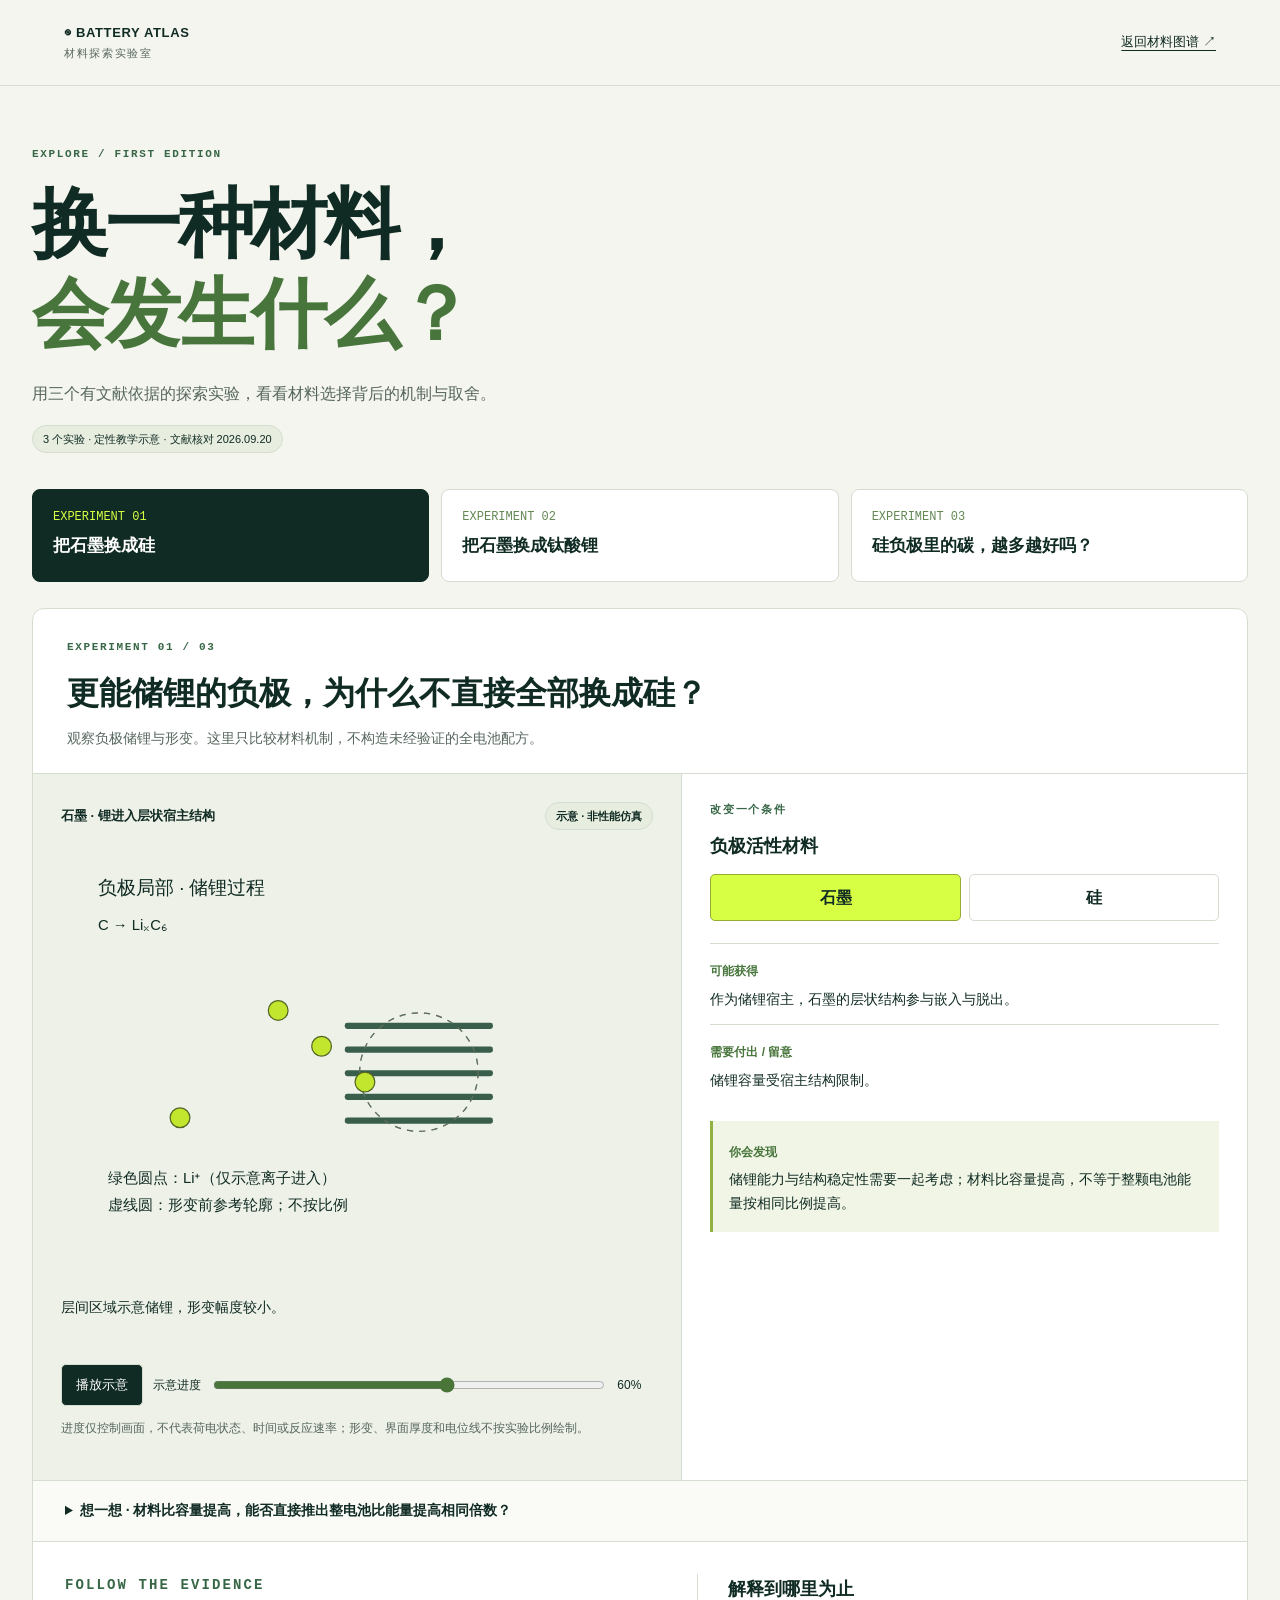
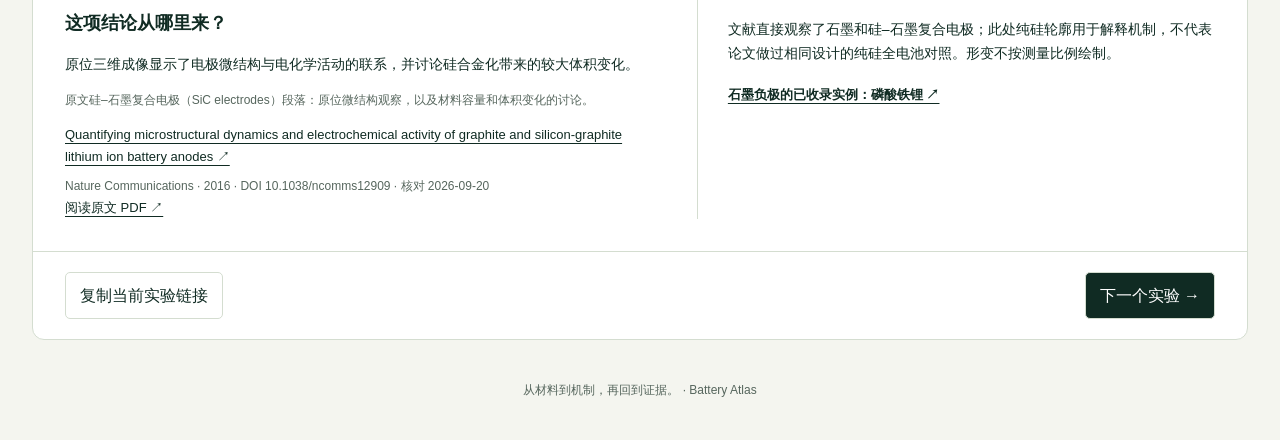
<file: explore.html>
<!doctype html>
<html lang="zh-CN"><head><meta charset="utf-8"><meta name="viewport" content="width=device-width,initial-scale=1"><meta name="description" content="三个有文献依据的电池材料探索实验：硅与石墨、钛酸锂电位、固态硅负极的碳添加剂。"><title>材料探索实验室 · Battery Atlas</title><link rel="stylesheet" href="assets/explore/style.css"><script defer src="assets/explore/data.js"></script><script defer src="assets/explore/app.js"></script></head>
<body><header><a href="index.html" class="brand">◉ BATTERY ATLAS <small>材料探索实验室</small></a><a href="index.html">返回材料图谱 ↗</a></header>
<main><section class="intro"><p class="eyebrow">EXPLORE / FIRST EDITION</p><h1>换一种材料，<br><em>会发生什么？</em></h1><p>用三个有文献依据的探索实验，看看材料选择背后的机制与取舍。</p><span class="badge">3 个实验 · 定性教学示意 · 文献核对 2026.09.20</span></section>
<nav id="experiments" aria-label="选择探索实验"></nav><section class="lab" aria-labelledby="experimentTitle"><div class="lab-heading"><p class="eyebrow" id="experimentNumber"></p><h2 id="experimentTitle"></h2><p id="scope"></p></div><div class="workspace"><div class="visual"><div class="visual-top"><span id="visualLabel"></span><span class="badge">示意 · 非性能仿真</span></div><div id="diagram"></div><p id="observation" aria-live="polite"></p><div class="timeline"><button id="play" type="button" aria-pressed="false">播放示意</button><label for="progress">示意进度</label><input id="progress" type="range" min="0" max="100" value="60"><output id="progressValue" for="progress">60%</output></div><p class="fine">进度仅控制画面，不代表荷电状态、时间或反应速率；形变、界面厚度和电位线不按实验比例绘制。</p></div><div class="insights"><p class="eyebrow">改变一个条件</p><h3 id="variable"></h3><div id="choices" class="choices" role="group" aria-label="选择材料条件"></div><div id="explanation" aria-live="polite"></div><div class="conclusion"><span>你会发现</span><p id="conclusion"></p></div></div></div><details class="quiz"><summary id="prompt"></summary><p id="answer"></p></details><section class="evidence"><div><p class="eyebrow">FOLLOW THE EVIDENCE</p><h3>这项结论从哪里来？</h3><p id="evidence"></p><p id="locator" class="fine"></p><div id="source"></div></div><div class="boundary"><h3>解释到哪里为止</h3><p id="boundary"></p><a id="related" href="index.html"></a></div></section><div class="bottom"><button id="share" type="button">复制当前实验链接</button><span id="shareStatus" role="status"></span><button id="next" type="button">下一个实验 →</button></div></section><noscript>请启用 JavaScript 进行交互。文献核对说明见 <a href="docs/exploration-evidence.md">证据记录</a>。</noscript></main><footer>从材料到机制，再回到证据。 · Battery Atlas</footer></body></html>
</file>
<file: assets/explore/style.css>
:root{--ink:#102b23;--muted:#56665d;--paper:#f4f5ef;--lime:#d7ff43;--line:#d4ddd0;--orange:#e87948}*{box-sizing:border-box}body{margin:0;background:var(--paper);color:var(--ink);font:16px/1.7 'Segoe UI','Microsoft YaHei',sans-serif}a{color:inherit;text-underline-offset:4px}button,input{font:inherit}button{cursor:pointer;color:inherit}button:focus-visible,a:focus-visible,input:focus-visible,summary:focus-visible{outline:3px solid #2161e8;outline-offset:4px}header{padding:22px max(22px,5vw);display:flex;justify-content:space-between;align-items:center;border-bottom:1px solid var(--line);gap:16px;font-size:13px}.brand{text-decoration:none;font-weight:800;letter-spacing:.05em}.brand small{display:block;color:var(--muted);font-weight:400;letter-spacing:.15em}main{max-width:1280px;padding:0 32px;margin:auto}.intro{padding:60px 0 36px}.eyebrow{color:#376746;font:700 11px/1.6 ui-monospace,monospace;letter-spacing:.15em;text-transform:uppercase;margin:0 0 12px}h1{font-size:clamp(40px,6vw,76px);line-height:1.18;letter-spacing:-.04em;margin:16px 0 22px}h1 em{font-style:normal;color:#47753b}.intro>p:not(.eyebrow){color:var(--muted);max-width:640px}.badge{font-size:11px;display:inline-block;background:#e7eddf;border:1px solid var(--line);padding:4px 10px;border-radius:99px}nav{display:grid;grid-template-columns:repeat(3,1fr);gap:12px;margin:0 0 26px}nav button{border:1px solid var(--line);background:white;padding:20px;text-align:left;border-radius:8px}nav button[aria-pressed=true]{background:var(--ink);color:white;border-color:var(--ink)}nav small{display:block;font:12px ui-monospace,monospace;margin-bottom:8px;color:#638854}nav button[aria-pressed=true] small{color:var(--lime)}nav strong{font-size:17px}.lab{background:white;border:1px solid var(--line);border-radius:12px;overflow:hidden}.lab-heading{padding:30px 34px 22px;border-bottom:1px solid var(--line)}h2{font-size:clamp(23px,3vw,32px);line-height:1.5;margin:0 0 10px}.lab-heading>p:last-child{font-size:14px;color:var(--muted);margin:0;max-width:850px}.workspace{display:grid;grid-template-columns:1.15fr 1fr}.visual{background:#edf1e8;padding:28px;border-right:1px solid var(--line);min-width:0}.visual-top{display:flex;justify-content:space-between;align-items:center;gap:8px;font-size:13px;font-weight:700}.visual svg{width:100%;height:auto;display:block;margin:20px 0 0}.visual svg text{font-family:inherit;fill:var(--ink)}#observation{min-height:54px;font-size:14px}.timeline{display:flex;align-items:center;gap:10px;flex-wrap:wrap;font-size:12px}.timeline input{min-width:90px;flex:1;accent-color:#497638}.timeline output{font-variant-numeric:tabular-nums;width:36px}button{border:1px solid var(--line);border-radius:5px;background:white;padding:9px 14px}.timeline button{background:var(--ink);color:white;font-size:13px}.fine{font-size:12px;color:var(--muted);line-height:1.8}.insights{padding:28px}h3{font-size:18px;margin:0 0 12px}.choices{display:flex;gap:8px;margin-bottom:22px}.choices button{flex:1;font-weight:700}.choices button[aria-pressed=true]{background:var(--lime);border-color:#95ac31}.claim{padding:12px 0;border-top:1px solid var(--line)}.claim span,.conclusion span{font-size:12px;font-weight:700;color:#47753b}.claim p{margin:5px 0 0;font-size:14px}.conclusion{margin-top:16px;background:#f0f5e5;padding:16px;border-left:3px solid #91b242}.conclusion p{font-size:14px;margin:4px 0 0}.quiz{padding:18px 32px;border-block:1px solid var(--line);background:#fafbf7}.quiz summary{cursor:pointer;font-weight:700;font-size:14px}.quiz p{font-size:14px}.evidence{display:grid;grid-template-columns:1.15fr 1fr;gap:36px;padding:32px}.evidence p{font-size:14px}.evidence .fine{font-size:12px}#source a{display:block;font-size:13px;overflow-wrap:anywhere}#source span{display:block;font-size:12px;color:var(--muted);margin-top:8px}.boundary{border-left:1px solid var(--line);padding-left:30px}.boundary a{font-size:13px;font-weight:700}.bottom{border-top:1px solid var(--line);padding:20px 32px;display:flex;gap:12px;align-items:center;flex-wrap:wrap}#next{margin-left:auto;background:var(--ink);color:white}#shareStatus{font-size:12px;overflow-wrap:anywhere;max-width:400px}footer{text-align:center;font-size:12px;color:var(--muted);padding:40px 20px}@media(max-width:760px){main{padding:0 16px}.intro{padding-top:32px}nav{gap:6px}nav button{padding:12px 8px}nav strong{font-size:13px}.workspace,.evidence{grid-template-columns:1fr}.visual{border-right:0;border-bottom:1px solid var(--line);padding:20px}.lab-heading,.insights,.evidence{padding:22px}.boundary{padding:20px 0 0;border-left:0;border-top:1px solid var(--line)}header{padding:16px;font-size:11px}.quiz{padding:18px 22px}.bottom{padding:18px}h1{font-size:42px}.timeline{gap:7px}.visual-top{font-size:12px}.badge{font-size:10px}}
</file>
